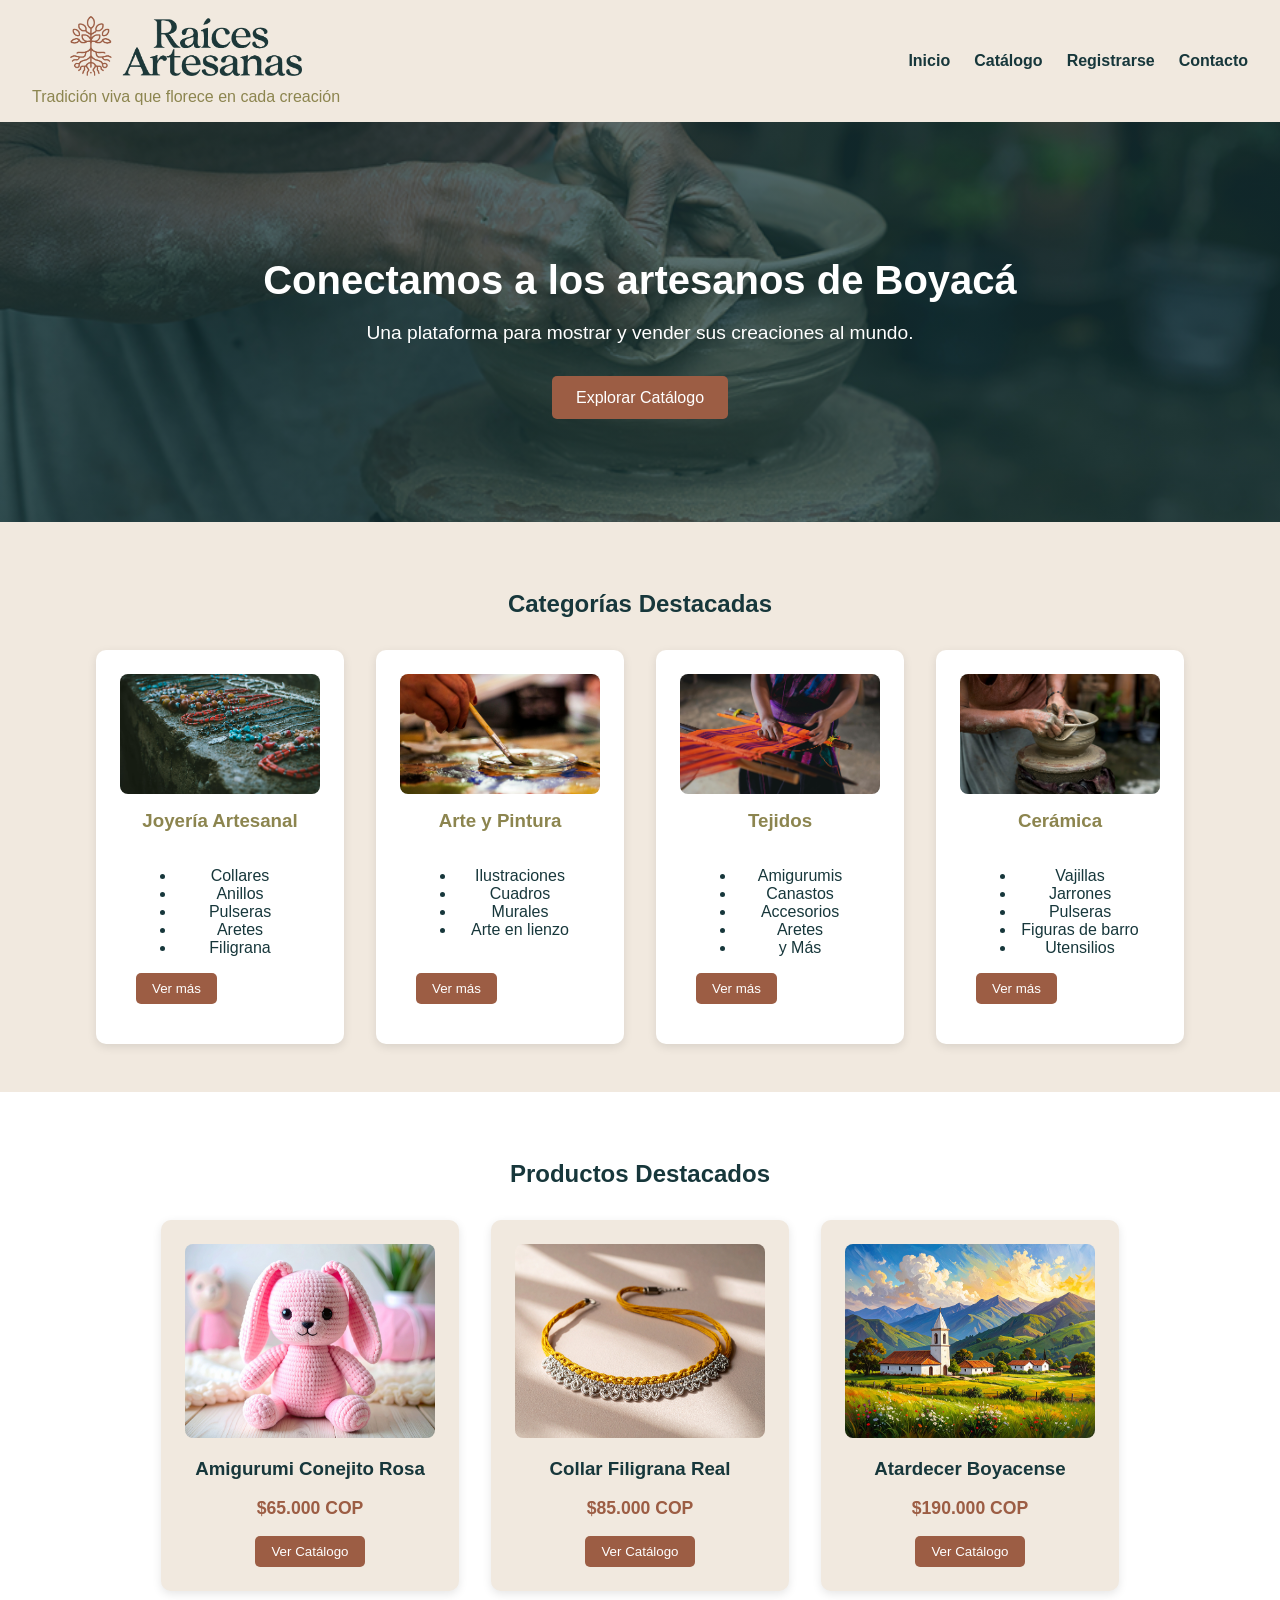
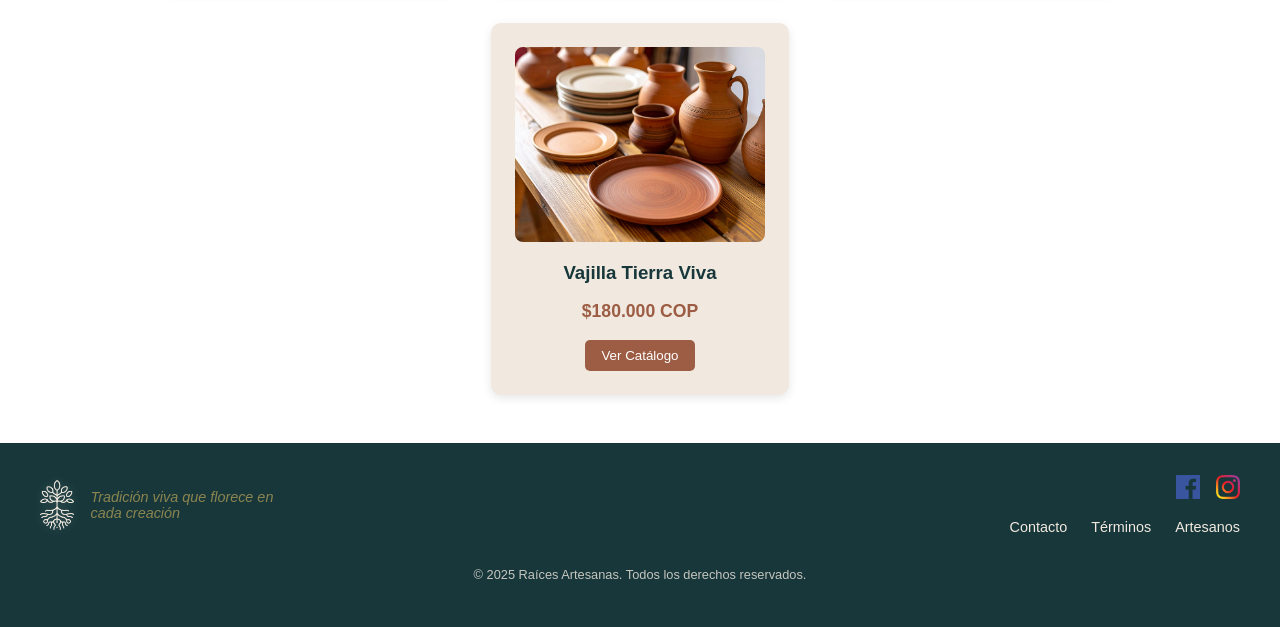
<file: index.html>
<!DOCTYPE html>
<html lang="es">

<head>
    <meta charset="UTF-8">
    <meta name="viewport" content="width=device-width, initial-scale=1.0">
    <title>Raíces Artesanas | Tradición viva que florece en cada creación</title>
    <link rel="icon" href="logos/isologo verde.png" type="image/x-icon"> <!-- Favicon aquí -->
    <link rel="stylesheet" href="styles.css">
</head>

<body>
    <!-- Header: Logo + Menú de navegación -->
    <header id="header">
        <div id="logo">
            <img src="logos/isologo.png" alt="Logo Artesanos Boyacá" id="logo-img"> <br>
            <span id="slogan">Tradición viva que florece en cada creación</span>
        </div>
        <nav id="menu-principal">
            <ul id="lista-menu">
                <li><a href="#" id="inicio-link">Inicio</a></li>
                <li><a href="catalogo.html" id="catalogo-link">Catálogo</a></li>
                <li><a href="#" id="registro-link">Registrarse</a></li>
                <li><a href="#" id="contacto-link">Contacto</a></li>
            </ul>
        </nav>
    </header>

    <!-- Hero: Imagen destacada + Texto principal -->
    <section id="hero">
        <div id="contenido-hero">
            <h1 id="titulo-hero">Conectamos a los artesanos de Boyacá</h1>
            <p id="texto-hero">Una plataforma para mostrar y vender sus creaciones al mundo.</p>
            <button id="boton-cta">Explorar Catálogo</button>
        </div>
    </section>

    <!-- Sección de categorías -->
    <section id="categorias">
        <h2 id="titulo-categorias">Categorías Destacadas</h2>
        <div id="contenedor-categorias">
            <div class="categoria" id="joyeria">
                <img src="img/joyeria.jpg" alt="Joyería Artesanal" class="img-categoria">
                <div class="contenido-categoria">
                    <h3>Joyería Artesanal</h3>
                    <ul class="subcategorias">
                        <li>Collares</li>
                        <li>Anillos</li>
                        <li>Pulseras</li>
                        <li>Aretes</li>
                        <li>Filigrana</li>
                    </ul>
                    <button class="boton-ver-mas">Ver más</button>
                </div>
            </div>
            <div class="categoria" id="pintura">
                <img src="img/pintura.jpg" alt="Arte y Pintura" class="img-categoria">
                <div class="contenido-categoria">
                    <h3>Arte y Pintura</h3>
                    <ul class="subcategorias">
                        <li>Ilustraciones</li>
                        <li>Cuadros</li>
                        <li>Murales</li>
                        <li>Arte en lienzo</li>
                    </ul>
                    <button class="boton-ver-mas">Ver más</button>
                </div>
            </div>
            <div class="categoria" id="tejeduria">
                <img src="img/tejeduria.jpg" alt="tejeduria" class="img-categoria">
                <div class="contenido-categoria">
                    <h3>Tejidos</h3>
                    <ul class="subcategorias">
                        <li>Amigurumis</li>
                        <li>Canastos</li>
                        <li>Accesorios</li>
                        <li>Aretes</li>
                        <li>y Más</li>
                    </ul>
                    <button class="boton-ver-mas">Ver más</button>
                </div>
            </div>
            <div class="categoria" id="ceramica">
                <img src="img/ceramica.jpg" alt="ceramica" class="img-categoria">
                <div class="contenido-categoria">
                    <h3>Cerámica</h3>
                    <ul class="subcategorias">
                        <li>Vajillas</li>
                        <li>Jarrones</li>
                        <li>Pulseras</li>
                        <li>Figuras de barro</li>
                        <li>Utensilios</li>
                    </ul>
                    <button class="boton-ver-mas">Ver más</button>
                </div>
            </div>

    </section>

    <!-- Productos destacados -->
<section id="productos-destacados">
    <h2 id="titulo-productos">Productos Destacados</h2>
    <div id="contenedor-productos">
        <!-- Producto 1 -->
        <div class="producto" id="producto-1">
            <img src="img/amigurumi_conejo1.jpg" alt="Amigurumi Conejito Rosa" class="img-producto">
            <h3 class="nombre-producto">Amigurumi Conejito Rosa</h3>
            <p class="precio-producto">$65.000 COP</p>
            <button class="boton-ver-mas">Ver Catálogo</button>
        </div>

        <!-- Producto 2 -->
        <div class="producto" id="producto-2">
            <img src="img/collar_filigrana1.jpg" alt="Collar Filigrana Real" class="img-producto">
            <h3 class="nombre-producto">Collar Filigrana Real</h3>
            <p class="precio-producto">$85.000 COP</p>
            <button class="boton-ver-mas">Ver Catálogo</button>
        </div>

        <!-- Producto 3 -->
        <div class="producto" id="producto-3">
            <img src="img/cuadro_atardecer1.jpg" alt="Cuadro Atardecer Boyacense" class="img-producto">
            <h3 class="nombre-producto">Atardecer Boyacense</h3>
            <p class="precio-producto">$190.000 COP</p>
            <button class="boton-ver-mas">Ver Catálogo</button>
        </div>

        <!-- Producto 4 -->
        <div class="producto" id="producto-4">
            <img src="img/vajilla_tierra1.jpg" alt="Vajilla Tierra Viva" class="img-producto">
            <h3 class="nombre-producto">Vajilla Tierra Viva</h3>
            <p class="precio-producto">$180.000 COP</p>
            <button class="boton-ver-mas">Ver Catálogo</button>
        </div>
    </div>
</section>


    <!-- Footer: Redes sociales + Contacto -->
    <footer id="footer">
        <div id="contenedor-footer">
            <!-- Isologo (izquierda) -->
            <div id="footer-izquierda">
                <img src="logos/isotipo blanco.png" alt="Artesanos de Boyacá" id="isologo-footer">
                <p id="slogan-footer">Tradición viva que florece en cada creación</p>
            </div>

            <!-- Redes sociales y enlaces (derecha) -->
            <div id="footer-derecha">
                <div id="redes-sociales">
                    <a href="https://www.facebook.com/profile.php?id=61575829144129"><img src="img/face.png" alt="Facebook"></a>
                    <a href="https://www.instagram.com/raices_artesanas19/profilecard/?igsh=cTgwN2JtdXJlaGRp"><img src="img/instagram.png" alt="Instagram"></a>
                </div>
                <div id="enlaces-footer">
                    <a href="contacto.html" class="enlace-footer">Contacto</a>
                    <a href="terminos.html" class="enlace-footer">Términos</a>
                    <a href="artesanos.html" class="enlace-footer">Artesanos</a>
                </div>
            </div>
        </div>
        <p id="copyright">© 2025 Raíces Artesanas. Todos los derechos reservados.</p>
        <!-- Botón de la flecha -->
        <button id="scroll-to-top" class="scroll-to-top-btn">
            <span class="icon">▲</span>
        </button>
    </footer>

    <!-- Scripts -->
    <script src="main.js"></script>
</body>

</html>
</file>
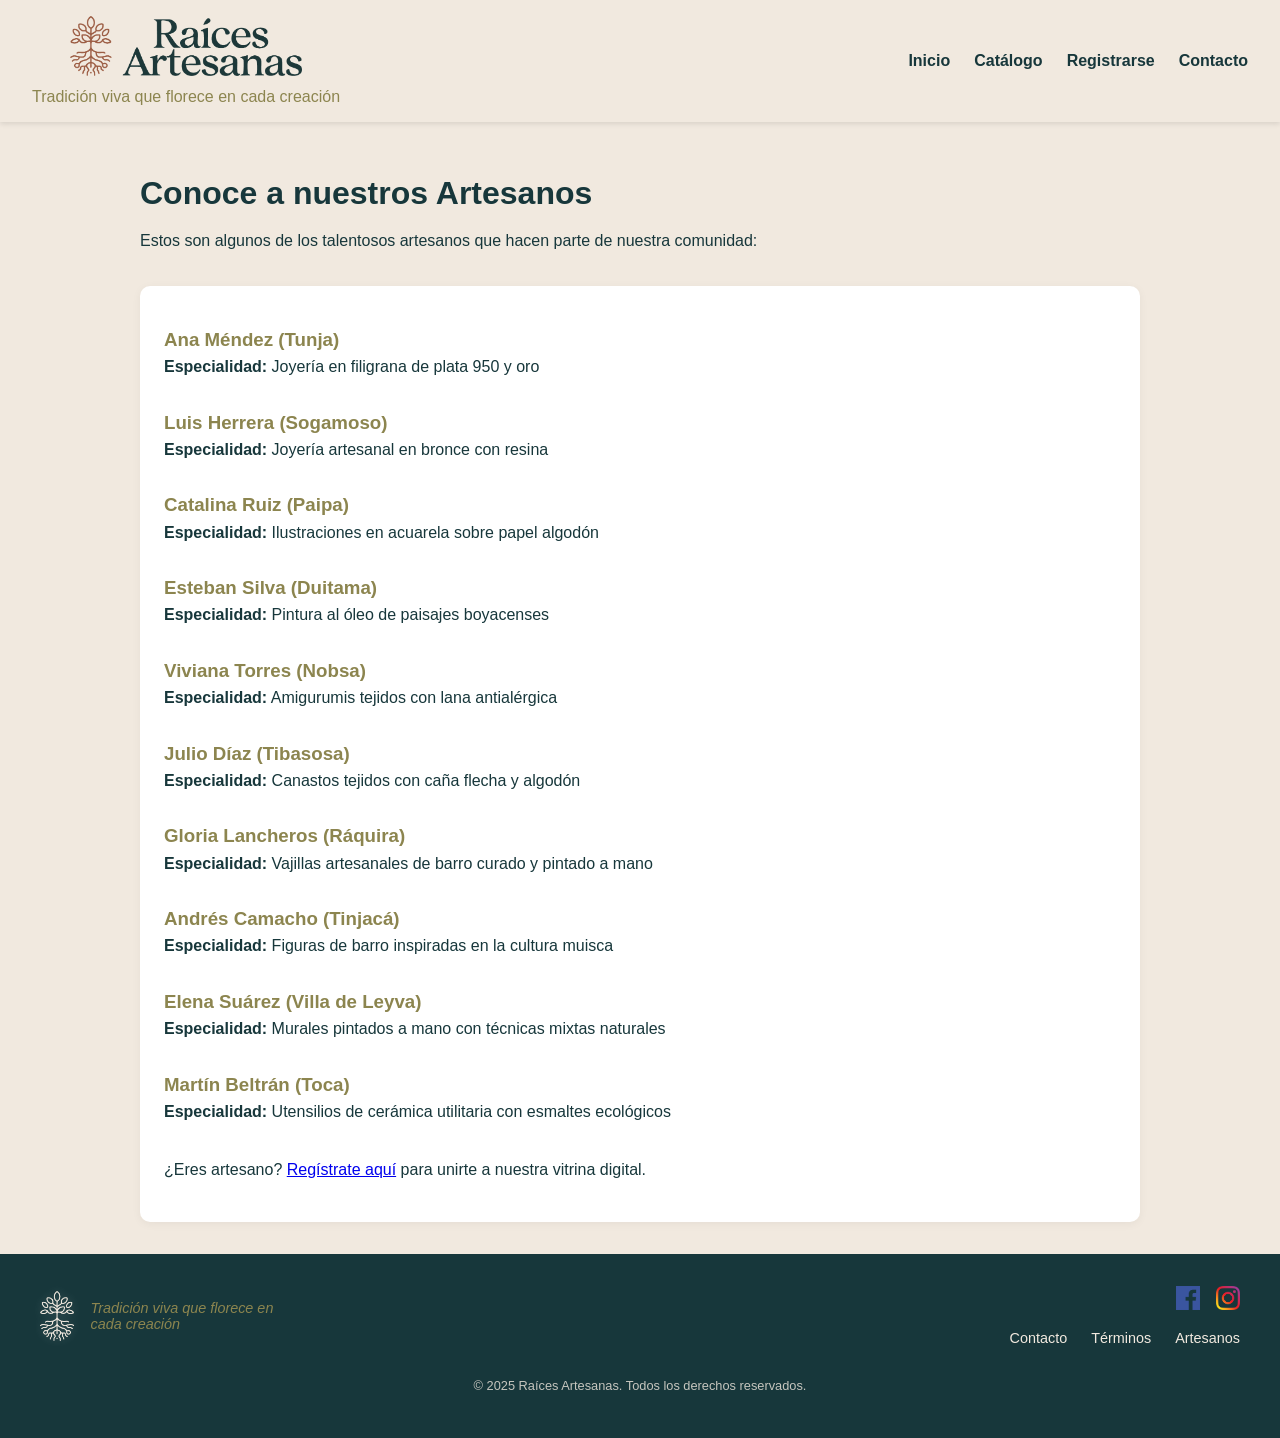
<file: artesanos.html>
<!DOCTYPE html>
<html lang="es">

<head>
  <meta charset="UTF-8">
  <meta name="viewport" content="width=device-width, initial-scale=1.0">
  <title>Artesanos | Raíces Artesanas</title>
  <link rel="icon" href="logos/isologo verde.png" type="image/x-icon">
  <link rel="stylesheet" href="styles.css">
</head>

<body>
  <header id="header">
    <div id="logo">
      <a href="index.html"><img src="logos/isologo.png" alt="Inicio - Raíces Artesanas" id="logo-img"></a>
      <span id="slogan">Tradición viva que florece en cada creación</span>
    </div>
    <nav id="menu-principal">
      <ul id="lista-menu">
        <li><a href="index.html">Inicio</a></li>
        <li><a href="catalogo.html">Catálogo</a></li>
        <li><a href="registro.html">Registrarse</a></li>
        <li><a href="contacto.html">Contacto</a></li>
      </ul>
    </nav>
  </header>

  <main style="padding: 2rem; max-width: 1000px; margin: auto;">
    <h1>Conoce a nuestros Artesanos</h1>
    <p>Estos son algunos de los talentosos artesanos que hacen parte de nuestra comunidad:</p>

    <section style="margin-top: 2rem;">
      <article style="margin-bottom: 2rem;">
        <h3>Ana Méndez (Tunja)</h3>
        <p><strong>Especialidad:</strong> Joyería en filigrana de plata 950 y oro</p>
      </article>

      <article style="margin-bottom: 2rem;">
        <h3>Luis Herrera (Sogamoso)</h3>
        <p><strong>Especialidad:</strong> Joyería artesanal en bronce con resina</p>
      </article>

      <article style="margin-bottom: 2rem;">
        <h3>Catalina Ruiz (Paipa)</h3>
        <p><strong>Especialidad:</strong> Ilustraciones en acuarela sobre papel algodón</p>
      </article>

      <article style="margin-bottom: 2rem;">
        <h3>Esteban Silva (Duitama)</h3>
        <p><strong>Especialidad:</strong> Pintura al óleo de paisajes boyacenses</p>
      </article>

      <article style="margin-bottom: 2rem;">
        <h3>Viviana Torres (Nobsa)</h3>
        <p><strong>Especialidad:</strong> Amigurumis tejidos con lana antialérgica</p>
      </article>

      <article style="margin-bottom: 2rem;">
        <h3>Julio Díaz (Tibasosa)</h3>
        <p><strong>Especialidad:</strong> Canastos tejidos con caña flecha y algodón</p>
      </article>

      <article style="margin-bottom: 2rem;">
        <h3>Gloria Lancheros (Ráquira)</h3>
        <p><strong>Especialidad:</strong> Vajillas artesanales de barro curado y pintado a mano</p>
      </article>

      <article style="margin-bottom: 2rem;">
        <h3>Andrés Camacho (Tinjacá)</h3>
        <p><strong>Especialidad:</strong> Figuras de barro inspiradas en la cultura muisca</p>
      </article>

      <article style="margin-bottom: 2rem;">
        <h3>Elena Suárez (Villa de Leyva)</h3>
        <p><strong>Especialidad:</strong> Murales pintados a mano con técnicas mixtas naturales</p>
      </article>

      <article style="margin-bottom: 2rem;">
        <h3>Martín Beltrán (Toca)</h3>
        <p><strong>Especialidad:</strong> Utensilios de cerámica utilitaria con esmaltes ecológicos</p>
      </article>



      <p>¿Eres artesano? <a href="registro.html">Regístrate aquí</a> para unirte a nuestra vitrina digital.</p>
    </section>
  </main>

   <!-- Footer: Redes sociales + Contacto -->
   <footer id="footer">
    <div id="contenedor-footer">
        <!-- Isologo (izquierda) -->
        <div id="footer-izquierda">
            <img src="logos/isotipo blanco.png" alt="Artesanos de Boyacá" id="isologo-footer">
            <p id="slogan-footer">Tradición viva que florece en cada creación</p>
        </div>

        <!-- Redes sociales y enlaces (derecha) -->
        <div id="footer-derecha">
            <div id="redes-sociales">
                <a href="https://www.facebook.com/profile.php?id=61575829144129"><img src="img/face.png" alt="Facebook"></a>
                <a href="https://www.instagram.com/raices_artesanas19/profilecard/?igsh=cTgwN2JtdXJlaGRp"><img src="img/instagram.png" alt="Instagram"></a>
            </div>
            <div id="enlaces-footer">
                <a href="contacto.html" class="enlace-footer">Contacto</a>
                <a href="terminos.html" class="enlace-footer">Términos</a>
                <a href="artesanos.html" class="enlace-footer">Artesanos</a>
            </div>
        </div>
    </div>
    <p id="copyright">© 2025 Raíces Artesanas. Todos los derechos reservados.</p>
    <!-- Botón de la flecha -->
    <button id="scroll-to-top" class="scroll-to-top-btn">
      <span class="icon">▲</span>
  </button>
</footer>
<!-- Scripts -->
<script src="artesanos.js"></script>
</body>

</html>
</file>
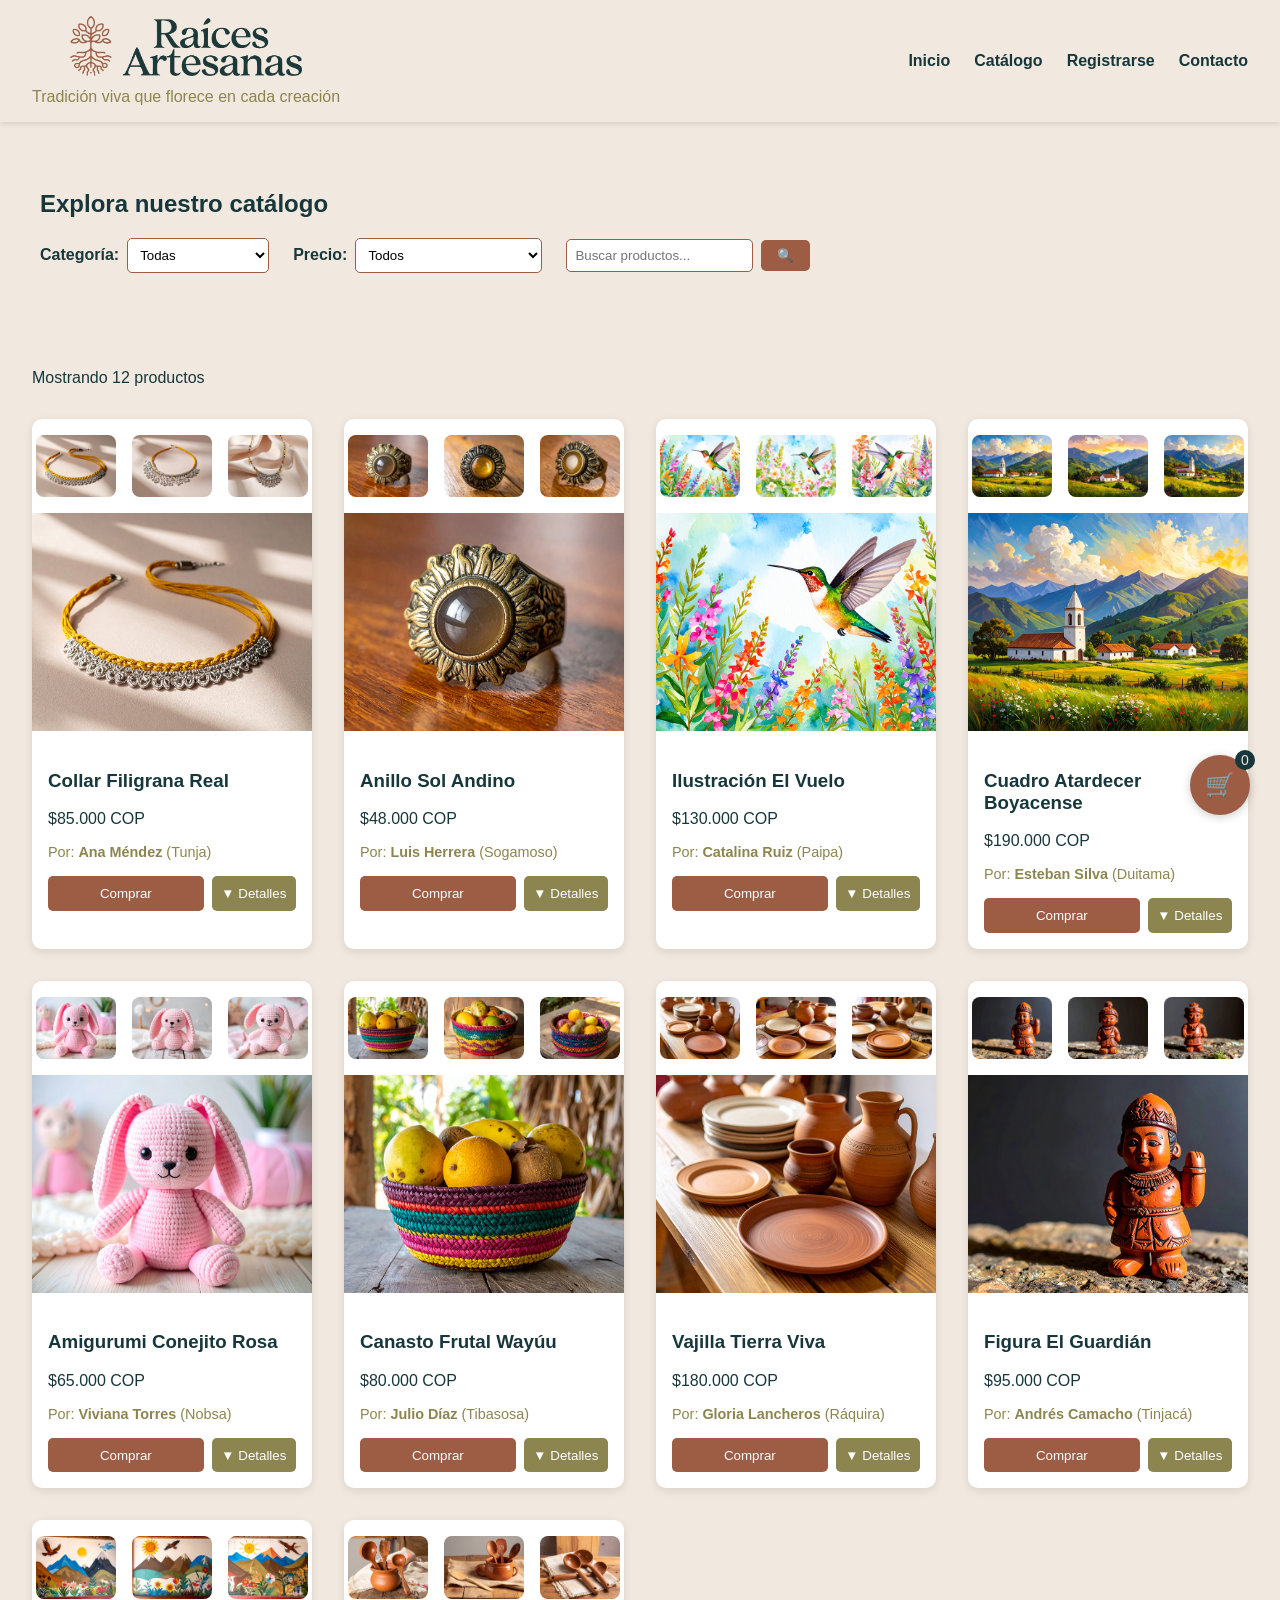
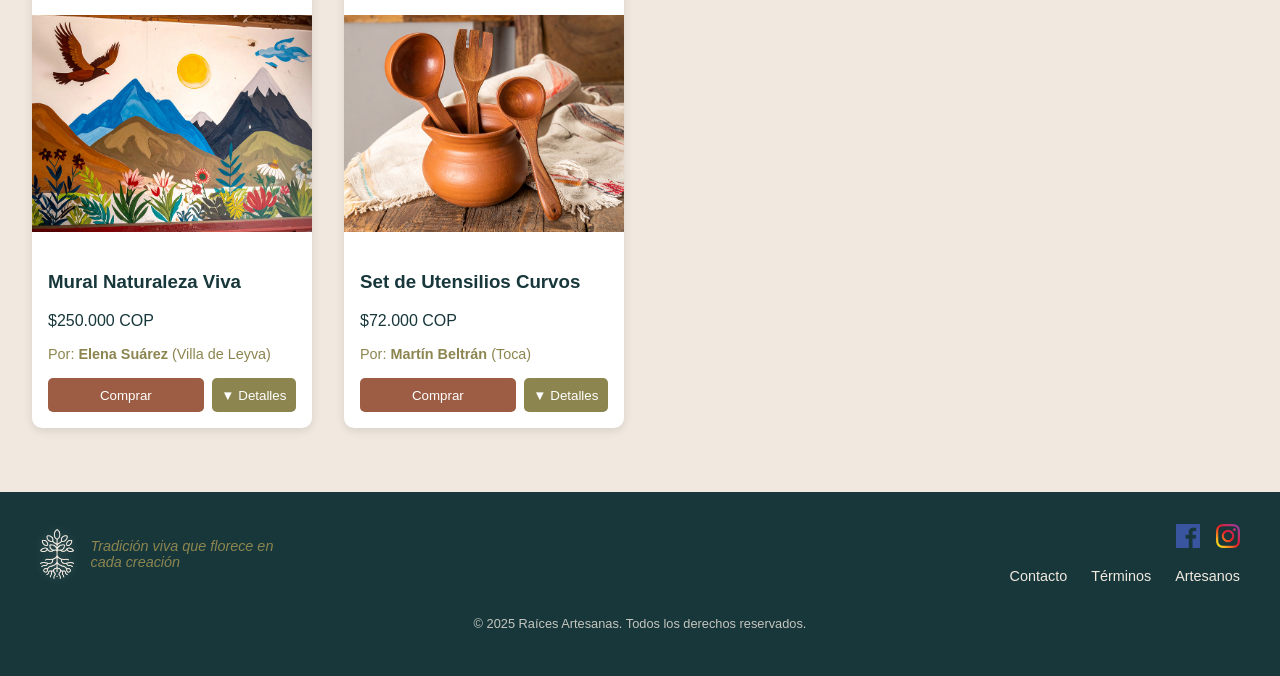
<file: catalogo.html>
<!DOCTYPE html>
<html lang="es">

<head>
    <meta charset="UTF-8">
    <meta name="viewport" content="width=device-width, initial-scale=1.0">
    <title>Catálogo | Raíces Artesanas</title>
    <link rel="icon" href="logos/isologo verde.png" type="image/x-icon">
    <link rel="stylesheet" href="styles.css">
</head>

<body>
    <!-- Header (consistente con index.html) -->
    <header id="header">
        <div id="logo">
            <a href="index.html"><img src="logos/isologo.png" alt="Inicio - Raíces Artesanas" id="logo-img"></a>
            <span id="slogan">Tradición viva que florece en cada creación</span>
        </div>
        <nav id="menu-principal">
            <ul id="lista-menu">
                <li><a href="index.html">Inicio</a></li>
                <li><a href="catalogo.html" class="active">Catálogo</a></li>
                <li><a href="registro.html">Registrarse</a></li>
                <li><a href="contacto.html">Contacto</a></li>
            </ul>
        </nav>
    </header>

    <!-- Sección de Filtros -->
    <section id="filtros">
        <h2>Explora nuestro catálogo</h2>
        <div id="contenedor-filtros">
            <!-- Filtro por categoría -->
            <div class="filtro-grupo">
                <label for="categoria">Categoría:</label>
                <select id="categoria">
                    <option value="todas">Todas</option>
                    <option value="joyeria">Joyería Artesanal</option>
                    <option value="tejidos">Tejidos</option>
                    <option value="ceramica">Cerámica</option>
                    <option value="pintura">Arte y Pintura</option>
                </select>
            </div>

            <!-- Filtro por precio -->
            <div class="filtro-grupo">
                <label for="precio">Precio:</label>
                <select id="precio">
                    <option value="todos">Todos</option>
                    <option value="0-50000">$0 - $50.000 COP</option>
                    <option value="50000-100000">$50.000 - $100.000 COP</option>
                    <option value="100000">Más de $100.000 COP</option>
                </select>
            </div>

            <!-- Barra de búsqueda -->
            <div class="filtro-grupo">
                <input type="text" id="busqueda" placeholder="Buscar productos...">
                <button id="boton-buscar">🔍</button>
            </div>
        </div>
    </section>

    <!-- Catálogo de productos -->
    <section id="catalogo">
        <div id="resultados-busqueda">
            <p>Mostrando <span id="total-productos">12</span> productos</p>
        </div>


        <div id="contenedor-catalogo">
            <!-- Joyería Artesanal -->

            <!-- Collar Filigrana Real -->
            <div class="producto-catalogo" data-categoria="joyeria" data-precio="85000">
                <div class="galeria-imagenes">
                    <img src="img/collar_filigrana1.jpg" alt="Collar artesanal" class="img-producto" data-imagen="1">
                    <img src="img/collar_filigrana2.jpg" alt="Collar artesanal" class="img-producto" data-imagen="2">
                    <img src="img/collar_filigrana3.jpg" alt="Collar artesanal" class="img-producto" data-imagen="3">
                </div>
                <div class="imagen-principal">
                    <img src="img/collar_filigrana1.jpg" alt="Imagen principal producto" id="imagen-principal-producto">
                </div>
                <div class="info-producto">
                    <h3>Collar Filigrana Real</h3>
                    <p class="precio">$85.000 COP</p>
                    <p class="artesano">Por: <span>Ana Méndez</span> (Tunja)</p>
                    <div class="detalles-producto" style="display: none;">
                        <p><strong>Materiales:</strong> Plata 950, hilo de oro</p>
                        <p><strong>Técnica:</strong> Filigrana tradicional</p>
                        <p><strong>Tiempo de elaboración:</strong> 6 días</p>
                    </div>
                    <div class="botones-accion">
                        <button class="boton-comprar">Comprar</button>
                        <button class="boton-detalles">▼ Detalles</button>
                    </div>
                </div>
            </div>

            <!-- Anillo Sol Andino -->
            <div class="producto-catalogo" data-categoria="joyeria" data-precio="48000">
                <div class="galeria-imagenes">
                    <img src="img/anillo_sol1.jpg" alt="Anillo artesanal" class="img-producto" data-imagen="1">
                    <img src="img/anillo_sol2.jpg" alt="Anillo artesanal" class="img-producto" data-imagen="2">
                    <img src="img/anillo_sol3.jpg" alt="Anillo artesanal" class="img-producto" data-imagen="3">
                </div>
                <div class="imagen-principal">
                    <img src="img/anillo_sol1.jpg" alt="Imagen principal producto" id="imagen-principal-producto">
                </div>
                <div class="info-producto">
                    <h3>Anillo Sol Andino</h3>
                    <p class="precio">$48.000 COP</p>
                    <p class="artesano">Por: <span>Luis Herrera</span> (Sogamoso)</p>
                    <div class="detalles-producto" style="display: none;">
                        <p><strong>Materiales:</strong> Bronce dorado, resina</p>
                        <p><strong>Técnica:</strong> Repujado y pulido manual</p>
                        <p><strong>Tiempo de elaboración:</strong> 3 días</p>
                    </div>
                    <div class="botones-accion">
                        <button class="boton-comprar">Comprar</button>
                        <button class="boton-detalles">▼ Detalles</button>
                    </div>
                </div>
            </div>

            <!-- Arte y Pintura -->

            <!-- Ilustración El Vuelo -->
            <div class="producto-catalogo" data-categoria="pintura" data-precio="130000">
                <div class="galeria-imagenes">
                    <img src="img/ilustracion_vuelo1.jpg" alt="Ilustración artística" class="img-producto"
                        data-imagen="1">
                    <img src="img/ilustracion_vuelo2.jpg" alt="Ilustración artística" class="img-producto"
                        data-imagen="2">
                    <img src="img/ilustracion_vuelo3.jpg" alt="Ilustración artística" class="img-producto"
                        data-imagen="3">
                </div>
                <div class="imagen-principal">
                    <img src="img/ilustracion_vuelo1.jpg" alt="Imagen principal producto"
                        id="imagen-principal-producto">
                </div>
                <div class="info-producto">
                    <h3>Ilustración El Vuelo</h3>
                    <p class="precio">$130.000 COP</p>
                    <p class="artesano">Por: <span>Catalina Ruiz</span> (Paipa)</p>
                    <div class="detalles-producto" style="display: none;">
                        <p><strong>Técnica:</strong> Acuarela sobre papel algodón</p>
                        <p><strong>Dimensiones:</strong> 30x40 cm</p>
                        <p><strong>Inspiración:</strong> Aves andinas en libertad</p>
                    </div>
                    <div class="botones-accion">
                        <button class="boton-comprar">Comprar</button>
                        <button class="boton-detalles">▼ Detalles</button>
                    </div>
                </div>
            </div>

            <!-- Cuadro Atardecer Boyacense -->
            <div class="producto-catalogo" data-categoria="pintura" data-precio="190000">
                <div class="galeria-imagenes">
                    <img src="img/cuadro_atardecer1.jpg" alt="Cuadro al óleo" class="img-producto" data-imagen="1">
                    <img src="img/cuadro_atardecer2.jpg" alt="Cuadro al óleo" class="img-producto" data-imagen="2">
                    <img src="img/cuadro_atardecer3.jpg" alt="Cuadro al óleo" class="img-producto" data-imagen="3">
                </div>
                <div class="imagen-principal">
                    <img src="img/cuadro_atardecer1.jpg" alt="Imagen principal producto" id="imagen-principal-producto">
                </div>
                <div class="info-producto">
                    <h3>Cuadro Atardecer Boyacense</h3>
                    <p class="precio">$190.000 COP</p>
                    <p class="artesano">Por: <span>Esteban Silva</span> (Duitama)</p>
                    <div class="detalles-producto" style="display: none;">
                        <p><strong>Técnica:</strong> Óleo sobre lienzo</p>
                        <p><strong>Dimensiones:</strong> 60x40 cm</p>
                        <p><strong>Inspiración:</strong> Paisaje montañoso al anochecer</p>
                    </div>
                    <div class="botones-accion">
                        <button class="boton-comprar">Comprar</button>
                        <button class="boton-detalles">▼ Detalles</button>
                    </div>
                </div>
            </div>

            <!-- Tejidos -->

            <!-- Amigurumi Conejito Rosa -->
            <div class="producto-catalogo" data-categoria="tejidos" data-precio="65000">
                <div class="galeria-imagenes">
                    <img src="img/amigurumi_conejo1.jpg" alt="Amigurumi tejido" class="img-producto" data-imagen="1">
                    <img src="img/amigurumi_conejo2.jpg" alt="Amigurumi tejido" class="img-producto" data-imagen="2">
                    <img src="img/amigurumi_conejo3.jpg" alt="Amigurumi tejido" class="img-producto" data-imagen="3">
                </div>
                <div class="imagen-principal">
                    <img src="img/amigurumi_conejo1.jpg" alt="Imagen principal producto" id="imagen-principal-producto">
                </div>
                <div class="info-producto">
                    <h3>Amigurumi Conejito Rosa</h3>
                    <p class="precio">$65.000 COP</p>
                    <p class="artesano">Por: <span>Viviana Torres</span> (Nobsa)</p>
                    <div class="detalles-producto" style="display: none;">
                        <p><strong>Materiales:</strong> Lana antialérgica, relleno de algodón</p>
                        <p><strong>Medidas:</strong> 25 cm de alto</p>
                        <p><strong>Lavado:</strong> A mano, agua fría</p>
                    </div>
                    <div class="botones-accion">
                        <button class="boton-comprar">Comprar</button>
                        <button class="boton-detalles">▼ Detalles</button>
                    </div>
                </div>
            </div>

            <!-- Canasto Frutal Wayúu -->
            <div class="producto-catalogo" data-categoria="tejidos" data-precio="80000">
                <div class="galeria-imagenes">
                    <img src="img/canasto_wayuu1.jpg" alt="Canasto tejido" class="img-producto" data-imagen="1">
                    <img src="img/canasto_wayuu2.jpg" alt="Canasto tejido" class="img-producto" data-imagen="2">
                    <img src="img/canasto_wayuu3.jpg" alt="Canasto tejido" class="img-producto" data-imagen="3">
                </div>
                <div class="imagen-principal">
                    <img src="img/canasto_wayuu1.jpg" alt="Imagen principal producto" id="imagen-principal-producto">
                </div>
                <div class="info-producto">
                    <h3>Canasto Frutal Wayúu</h3>
                    <p class="precio">$80.000 COP</p>
                    <p class="artesano">Por: <span>Julio Díaz</span> (Tibasosa)</p>
                    <div class="detalles-producto" style="display: none;">
                        <p><strong>Materiales:</strong> Caña flecha, hilos de algodón</p>
                        <p><strong>Técnica:</strong> Tejido tradicional Wayúu</p>
                        <p><strong>Uso:</strong> Decoración o almacenamiento</p>
                    </div>
                    <div class="botones-accion">
                        <button class="boton-comprar">Comprar</button>
                        <button class="boton-detalles">▼ Detalles</button>
                    </div>
                </div>

            </div>

            <!-- Cerámica -->

            <!-- Vajilla Tierra Viva -->
            <div class="producto-catalogo" data-categoria="ceramica" data-precio="180000">
                <div class="galeria-imagenes">
                    <img src="img/vajilla_tierra1.jpg" alt="Vajilla artesanal" class="img-producto" data-imagen="1">
                    <img src="img/vajilla_tierra2.jpg" alt="Vajilla artesanal" class="img-producto" data-imagen="2">
                    <img src="img/vajilla_tierra3.jpg" alt="Vajilla artesanal" class="img-producto" data-imagen="3">
                </div>
                <div class="imagen-principal">
                    <img src="img/vajilla_tierra1.jpg" alt="Imagen principal producto" id="imagen-principal-producto">
                </div>
                <div class="info-producto">
                    <h3>Vajilla Tierra Viva</h3>
                    <p class="precio">$180.000 COP</p>
                    <p class="artesano">Por: <span>Gloria Lancheros</span> (Ráquira)</p>
                    <div class="detalles-producto" style="display: none;">
                        <p><strong>Materiales:</strong> Barro cocido, esmaltes naturales</p>
                        <p><strong>Contenido:</strong> 4 platos, 4 pocillos, 4 tazones</p>
                        <p><strong>Uso:</strong> Vajilla de mesa</p>
                    </div>
                    <div class="botones-accion">
                        <button class="boton-comprar">Comprar</button>
                        <button class="boton-detalles">▼ Detalles</button>
                    </div>
                </div>

            </div>

            <!-- Figura El Guardián -->
            <div class="producto-catalogo" data-categoria="ceramica" data-precio="95000">
                <div class="galeria-imagenes">
                    <img src="img/figura_guardian1.jpg" alt="Figura de barro" class="img-producto" data-imagen="1">
                    <img src="img/figura_guardian2.jpg" alt="Figura de barro" class="img-producto" data-imagen="2">
                    <img src="img/figura_guardian3.jpg" alt="Figura de barro" class="img-producto" data-imagen="3">
                </div>
                <div class="imagen-principal">
                    <img src="img/figura_guardian1.jpg" alt="Imagen principal producto" id="imagen-principal-producto">
                </div>
                <div class="info-producto">
                    <h3>Figura El Guardián</h3>
                    <p class="precio">$95.000 COP</p>
                    <p class="artesano">Por: <span>Andrés Camacho</span> (Tinjacá)</p>
                    <div class="detalles-producto" style="display: none;">
                        <p><strong>Materiales:</strong> Barro rojo, pintura acrílica</p>
                        <p><strong>Altura:</strong> 30 cm</p>
                        <p><strong>Inspiración:</strong> figuras ancestrales muiscas</p>
                    </div>
                    <div class="botones-accion">
                        <button class="boton-comprar">Comprar</button>
                        <button class="boton-detalles">▼ Detalles</button>
                    </div>
                </div>
            </div>

            <!-- Mural Naturaleza Viva -->
            <div class="producto-catalogo" data-categoria="pintura" data-precio="250000">
                <div class="galeria-imagenes">
                    <img src="img/mural_naturaleza1.jpg" alt="Mural artesanal pintado a mano" class="img-producto"
                        data-imagen="1">
                    <img src="img/mural_naturaleza2.jpg" alt="Mural artesanal pintado a mano" class="img-producto"
                        data-imagen="2">
                    <img src="img/mural_naturaleza3.jpg" alt="Mural artesanal pintado a mano" class="img-producto"
                        data-imagen="3">
                </div>
                <div class="imagen-principal">
                    <img src="img/mural_naturaleza1.jpg" alt="Imagen principal producto" id="imagen-principal-producto">
                </div>
                <div class="info-producto">
                    <h3>Mural Naturaleza Viva</h3>
                    <p class="precio">$250.000 COP</p>
                    <p class="artesano">Por: <span>Elena Suárez</span> (Villa de Leyva)</p>
                    <div class="detalles-producto" style="display: none;">
                        <p><strong>Materiales:</strong> Pigmentos naturales, cal viva y acrílicos</p>
                        <p><strong>Técnica:</strong> Pintura mural mixta artesanal</p>
                        <p><strong>Dimensiones:</strong> 120x90 cm</p>
                    </div>
                    <div class="botones-accion">
                        <button class="boton-comprar">Comprar</button>
                        <button class="boton-detalles">▼ Detalles</button>
                    </div>
                </div>
            </div>

            <!-- Set de Utensilios Curvos -->
            <div class="producto-catalogo" data-categoria="ceramica" data-precio="72000">
                <div class="galeria-imagenes">
                    <img src="img/utensilios_curvos1.jpg" alt="Utensilios de cerámica" class="img-producto"
                        data-imagen="1">
                    <img src="img/utensilios_curvos2.jpg" alt="Utensilios de cerámica" class="img-producto"
                        data-imagen="2">
                    <img src="img/utensilios_curvos3.jpg" alt="Utensilios de cerámica" class="img-producto"
                        data-imagen="3">
                </div>
                <div class="imagen-principal">
                    <img src="img/utensilios_curvos1.jpg" alt="Imagen principal producto"
                        id="imagen-principal-producto">
                </div>
                <div class="info-producto">
                    <h3>Set de Utensilios Curvos</h3>
                    <p class="precio">$72.000 COP</p>
                    <p class="artesano">Por: <span>Martín Beltrán</span> (Toca)</p>
                    <div class="detalles-producto" style="display: none;">
                        <p><strong>Materiales:</strong> Barro cocido, esmalte ecológico</p>
                        <p><strong>Incluye:</strong> Cucharón, espátula, y cuchara de servir</p>
                        <p><strong>Tiempo de elaboración:</strong> 4 días</p>
                    </div>
                    <div class="botones-accion">
                        <button class="boton-comprar">Comprar</button>
                        <button class="boton-detalles">▼ Detalles</button>
                    </div>
                </div>
            </div>


        </div>
        </div>
        </div>





    </section>

  

             <!-- Footer: Redes sociales + Contacto -->
    <footer id="footer">
        <div id="contenedor-footer">
            <!-- Isologo (izquierda) -->
            <div id="footer-izquierda">
                <img src="logos/isotipo blanco.png" alt="Artesanos de Boyacá" id="isologo-footer">
                <p id="slogan-footer">Tradición viva que florece en cada creación</p>
            </div>

            <!-- Redes sociales y enlaces (derecha) -->
            <div id="footer-derecha">
                <div id="redes-sociales">
                    <a href="https://www.facebook.com/profile.php?id=61575829144129"><img src="img/face.png" alt="Facebook"></a>
                    <a href="https://www.instagram.com/raices_artesanas19/profilecard/?igsh=cTgwN2JtdXJlaGRp"><img src="img/instagram.png" alt="Instagram"></a>
                </div>
                <div id="enlaces-footer">
                    <a href="contacto.html" class="enlace-footer">Contacto</a>
                    <a href="terminos.html" class="enlace-footer">Términos</a>
                    <a href="artesanos.html" class="enlace-footer">Artesanos</a>
                </div>
            </div>
        </div>
        <p id="copyright">© 2025 Raíces Artesanas. Todos los derechos reservados.</p>
        <!-- Botón de la flecha -->
        <button id="scroll-to-top" class="scroll-to-top-btn">
            <span class="icon">▲</span>
        </button>
    </footer>

    <!-- Modal del Carrito (oculto inicialmente) -->
    <div id="modal-carrito" class="modal">
        <div class="modal-contenido">
            <span class="cerrar-modal">&times;</span>
            <h2>Tu Carrito</h2>
            <div id="items-carrito">
                <!-- Aquí se agregarán los productos dinámicamente -->
            </div>
            <div id="total-carrito">
                <p>Total: <span>$0</span> COP</p>
            </div>
            <button id="boton-pagar" class="boton-comprar">Pagar con PSE</button>
        </div>
    </div>

    <!-- Icono flotante del carrito -->
    <div id="icono-carrito">
        🛒 <span id="contador-carrito">0</span>
    </div>

    <!-- Scripts -->
    <script src="catalogo.js"></script>
</body>

</html>
</file>
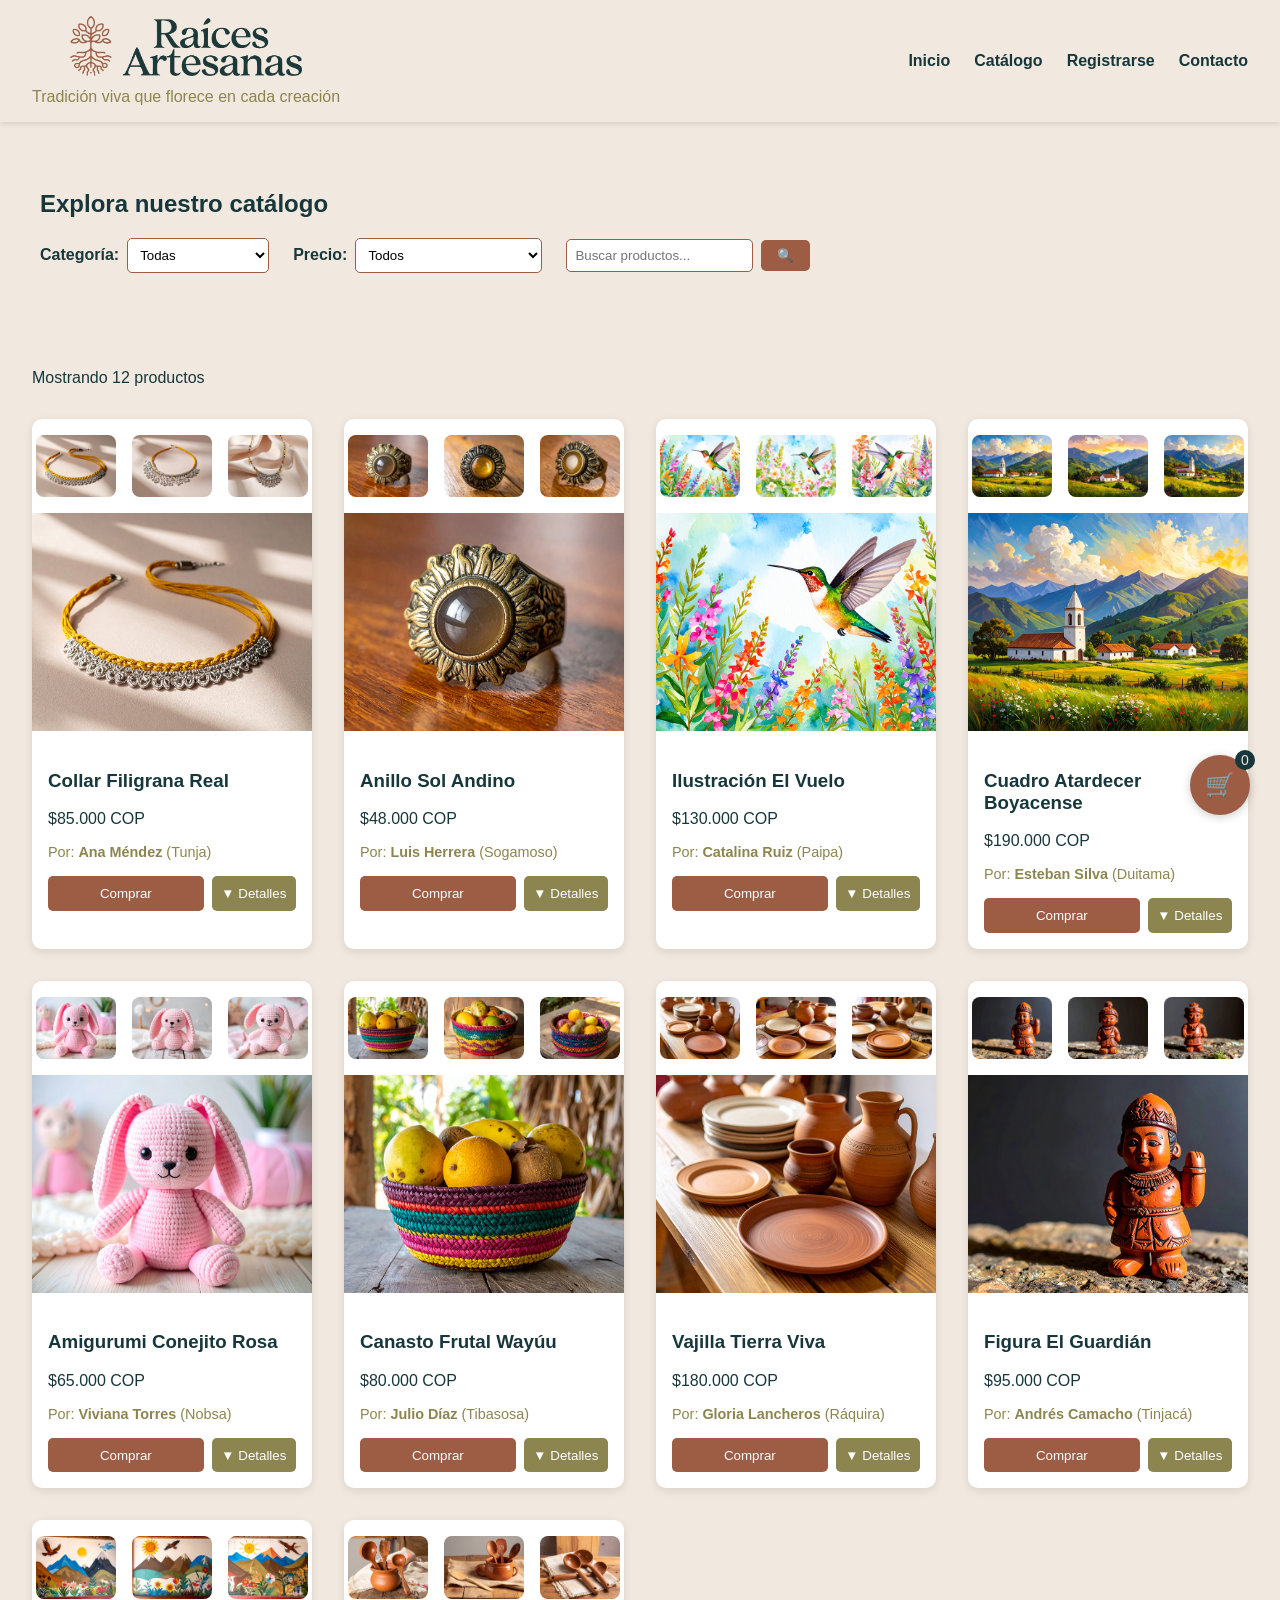
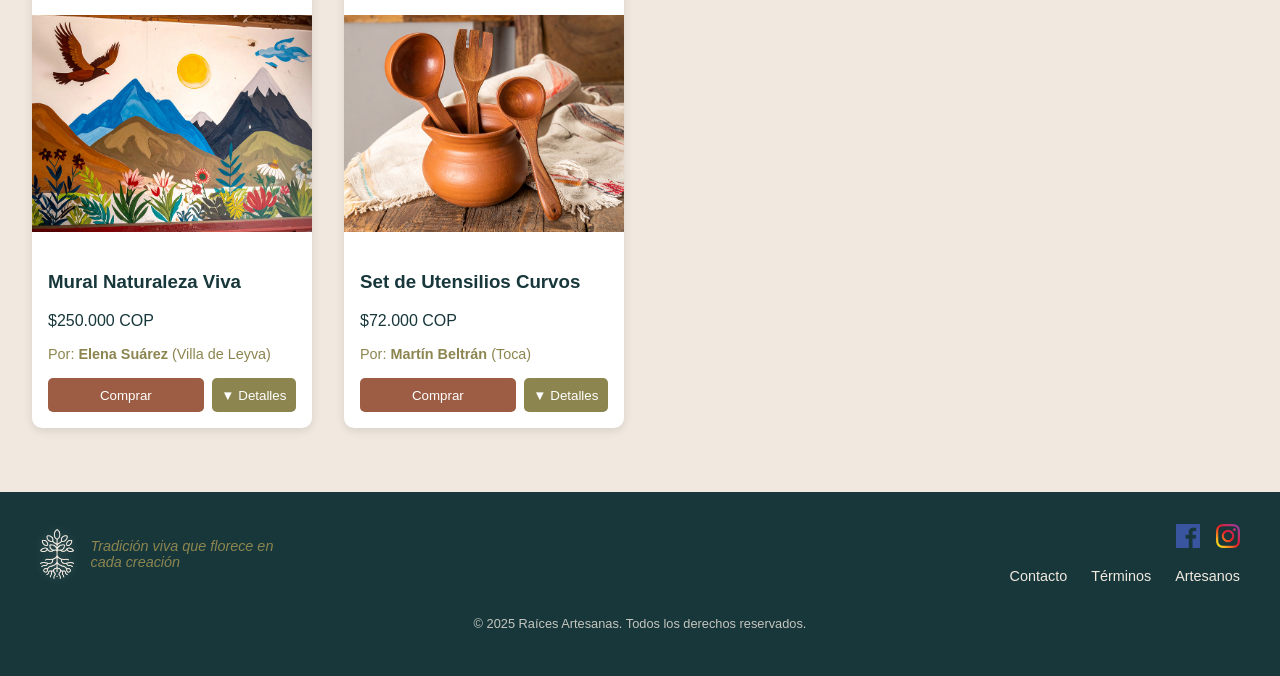
<file: confirmacion.html>
<!DOCTYPE html>
<html lang="es">
<head>
    <meta charset="UTF-8">
    <meta name="viewport" content="width=device-width, initial-scale=1.0">
    <title>Compra Confirmada | Raíces Artesanas</title>
    <link rel="icon" href="logos/isologo verde.png" type="image/x-icon">
    <link rel="stylesheet" href="styles.css">
</head>
<body>
    <header id="header">
        <!-- Mismo header que otras páginas -->
    </header>

    <main id="contenido-confirmacion">
        <div class="tarjeta-confirmacion">
            <h1>¡Gracias por tu compra!</h1>
            <p>Tu pedido ha sido confirmado y está siendo procesado.</p>
            
            <div id="resumen-confirmacion"></div>
            
            <p>Te hemos enviado un correo electrónico con los detalles de tu compra.</p>
            
            <a href="catalogo.html" class="boton-cta">Volver al catálogo</a>
        </div>
    </main>

     <!-- Footer: Redes sociales + Contacto -->
     <footer id="footer">
        <div id="contenedor-footer">
            <!-- Isologo (izquierda) -->
            <div id="footer-izquierda">
                <img src="logos/isotipo blanco.png" alt="Artesanos de Boyacá" id="isologo-footer">
                <p id="slogan-footer">Tradición viva que florece en cada creación</p>
            </div>

            <!-- Redes sociales y enlaces (derecha) -->
            <div id="footer-derecha">
                <div id="redes-sociales">
                    <a href="https://www.facebook.com/profile.php?id=61575829144129"><img src="img/face.png" alt="Facebook"></a>
                    <a href="https://www.instagram.com/raices_artesanas19/profilecard/?igsh=cTgwN2JtdXJlaGRp"><img src="img/instagram.png" alt="Instagram"></a>
                </div>
                <div id="enlaces-footer">
                    <a href="contacto.html" class="enlace-footer">Contacto</a>
                    <a href="terminos.html" class="enlace-footer">Términos</a>
                    <a href="artesanos.html" class="enlace-footer">Artesanos</a>
                </div>
            </div>
        </div>
        <p id="copyright">© 2025 Raíces Artesanas. Todos los derechos reservados.</p>
        
    </footer>

    <script src="confirmacion.js"></script>
</body>
</html>
</file>
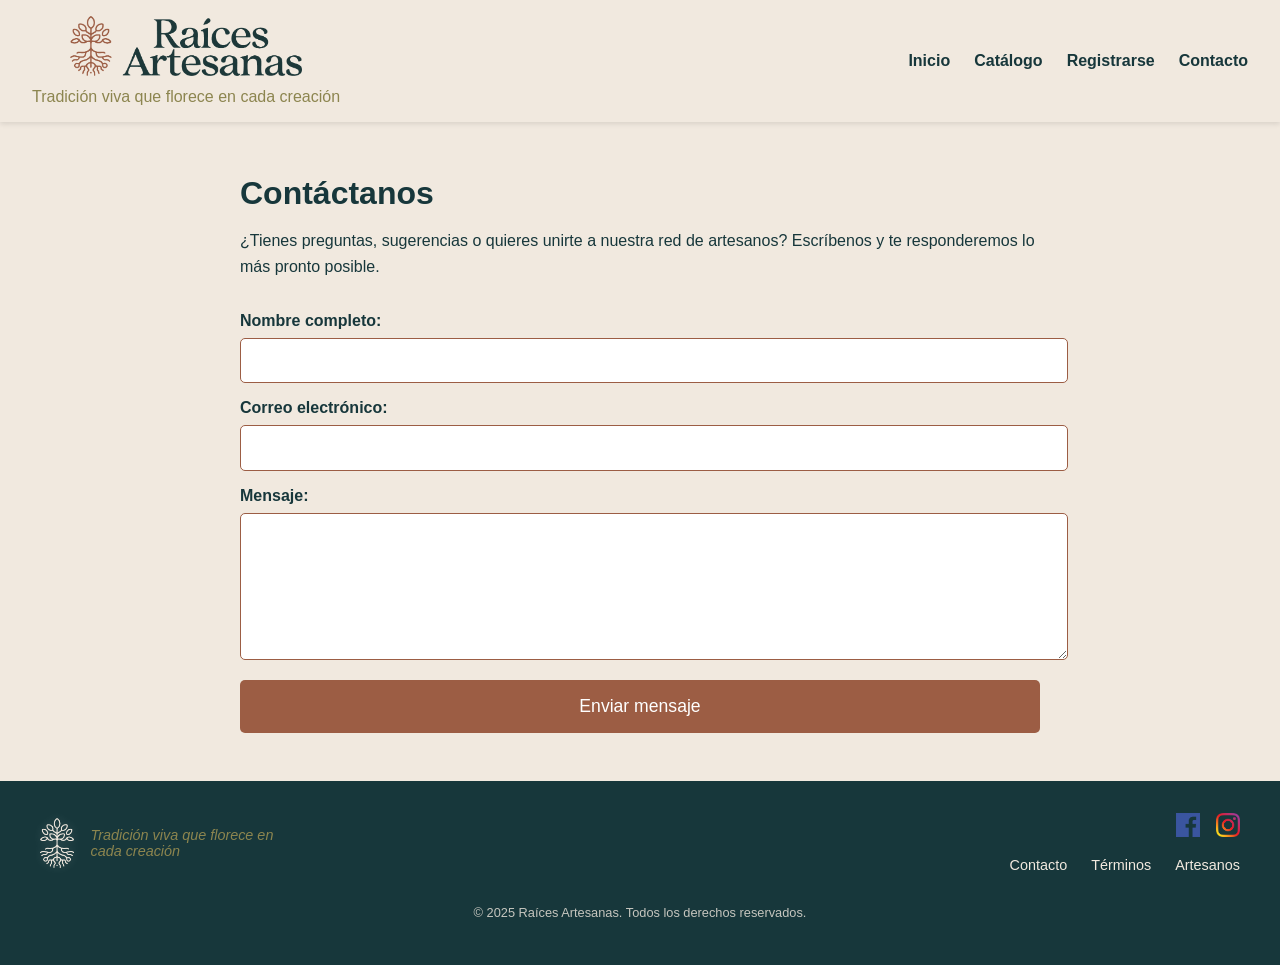
<file: contacto.html>
<!DOCTYPE html>
<html lang="es">

<head>
  <meta charset="UTF-8">
  <meta name="viewport" content="width=device-width, initial-scale=1.0">
  <title>Contacto | Raíces Artesanas</title>
  <link rel="icon" href="logos/isologo verde.png" type="image/x-icon">
  <link rel="stylesheet" href="styles.css">
</head>

<body>
  <!-- Header igual al resto del sitio -->
  <header id="header">
    <div id="logo">
      <a href="index.html"><img src="logos/isologo.png" alt="Inicio - Raíces Artesanas" id="logo-img"></a>
      <span id="slogan">Tradición viva que florece en cada creación</span>
    </div>
    <nav id="menu-principal">
      <ul id="lista-menu">
        <li><a href="index.html">Inicio</a></li>
        <li><a href="catalogo.html">Catálogo</a></li>
        <li><a href="registro.html">Registrarse</a></li>
        <li><a href="contacto.html" class="active">Contacto</a></li>
      </ul>
    </nav>
  </header>

  <main style="padding: 2rem; max-width: 800px; margin: auto;">
    <h1>Contáctanos</h1>
    <p>¿Tienes preguntas, sugerencias o quieres unirte a nuestra red de artesanos? Escríbenos y te responderemos lo más pronto posible.</p>

    <form id="formulario-contacto" style="margin-top: 2rem;">
      <div class="campo-formulario">
        <label for="nombre">Nombre completo:</label>
        <input type="text" id="nombre" name="nombre" required>
      </div>
      <div class="campo-formulario">
        <label for="email">Correo electrónico:</label>
        <input type="email" id="email" name="email" required>
      </div>
      <div class="campo-formulario">
        <label for="mensaje">Mensaje:</label>
        <textarea id="mensaje" name="mensaje" rows="5" required></textarea>
      </div>
      <button type="submit" class="boton-cta">Enviar mensaje</button>
    </form>

    <div id="respuesta-contacto" style="margin-top: 1rem;"></div>
  </main>

   <!-- Footer: Redes sociales + Contacto -->
   <footer id="footer">
    <div id="contenedor-footer">
        <!-- Isologo (izquierda) -->
        <div id="footer-izquierda">
            <img src="logos/isotipo blanco.png" alt="Artesanos de Boyacá" id="isologo-footer">
            <p id="slogan-footer">Tradición viva que florece en cada creación</p>
        </div>

        <!-- Redes sociales y enlaces (derecha) -->
        <div id="footer-derecha">
            <div id="redes-sociales">
                <a href="https://www.facebook.com/profile.php?id=61575829144129"><img src="img/face.png" alt="Facebook"></a>
                <a href="https://www.instagram.com/raices_artesanas19/profilecard/?igsh=cTgwN2JtdXJlaGRp"><img src="img/instagram.png" alt="Instagram"></a>
            </div>
            <div id="enlaces-footer">
                <a href="contacto.html" class="enlace-footer">Contacto</a>
                <a href="terminos.html" class="enlace-footer">Términos</a>
                <a href="artesanos.html" class="enlace-footer">Artesanos</a>
            </div>
        </div>
    </div>
    <p id="copyright">© 2025 Raíces Artesanas. Todos los derechos reservados.</p>
    
</footer>

  <!-- Script para feedback del formulario -->
  <script>
    document.getElementById('formulario-contacto').addEventListener('submit', function (e) {
      e.preventDefault();
      const nombre = document.getElementById('nombre').value.trim();
      const email = document.getElementById('email').value.trim();
      const mensaje = document.getElementById('mensaje').value.trim();

      if (nombre && email && mensaje) {
        document.getElementById('respuesta-contacto').innerHTML =
          `<p style="color: #2ecc71;">Gracias por tu mensaje, ${nombre}. Nos pondremos en contacto contigo pronto.</p>`;
        this.reset();
      } else {
        document.getElementById('respuesta-contacto').innerHTML =
          `<p style="color: #e74c3c;">Por favor completa todos los campos.</p>`;
      }
    });
  </script>
</body>

</html>
</file>
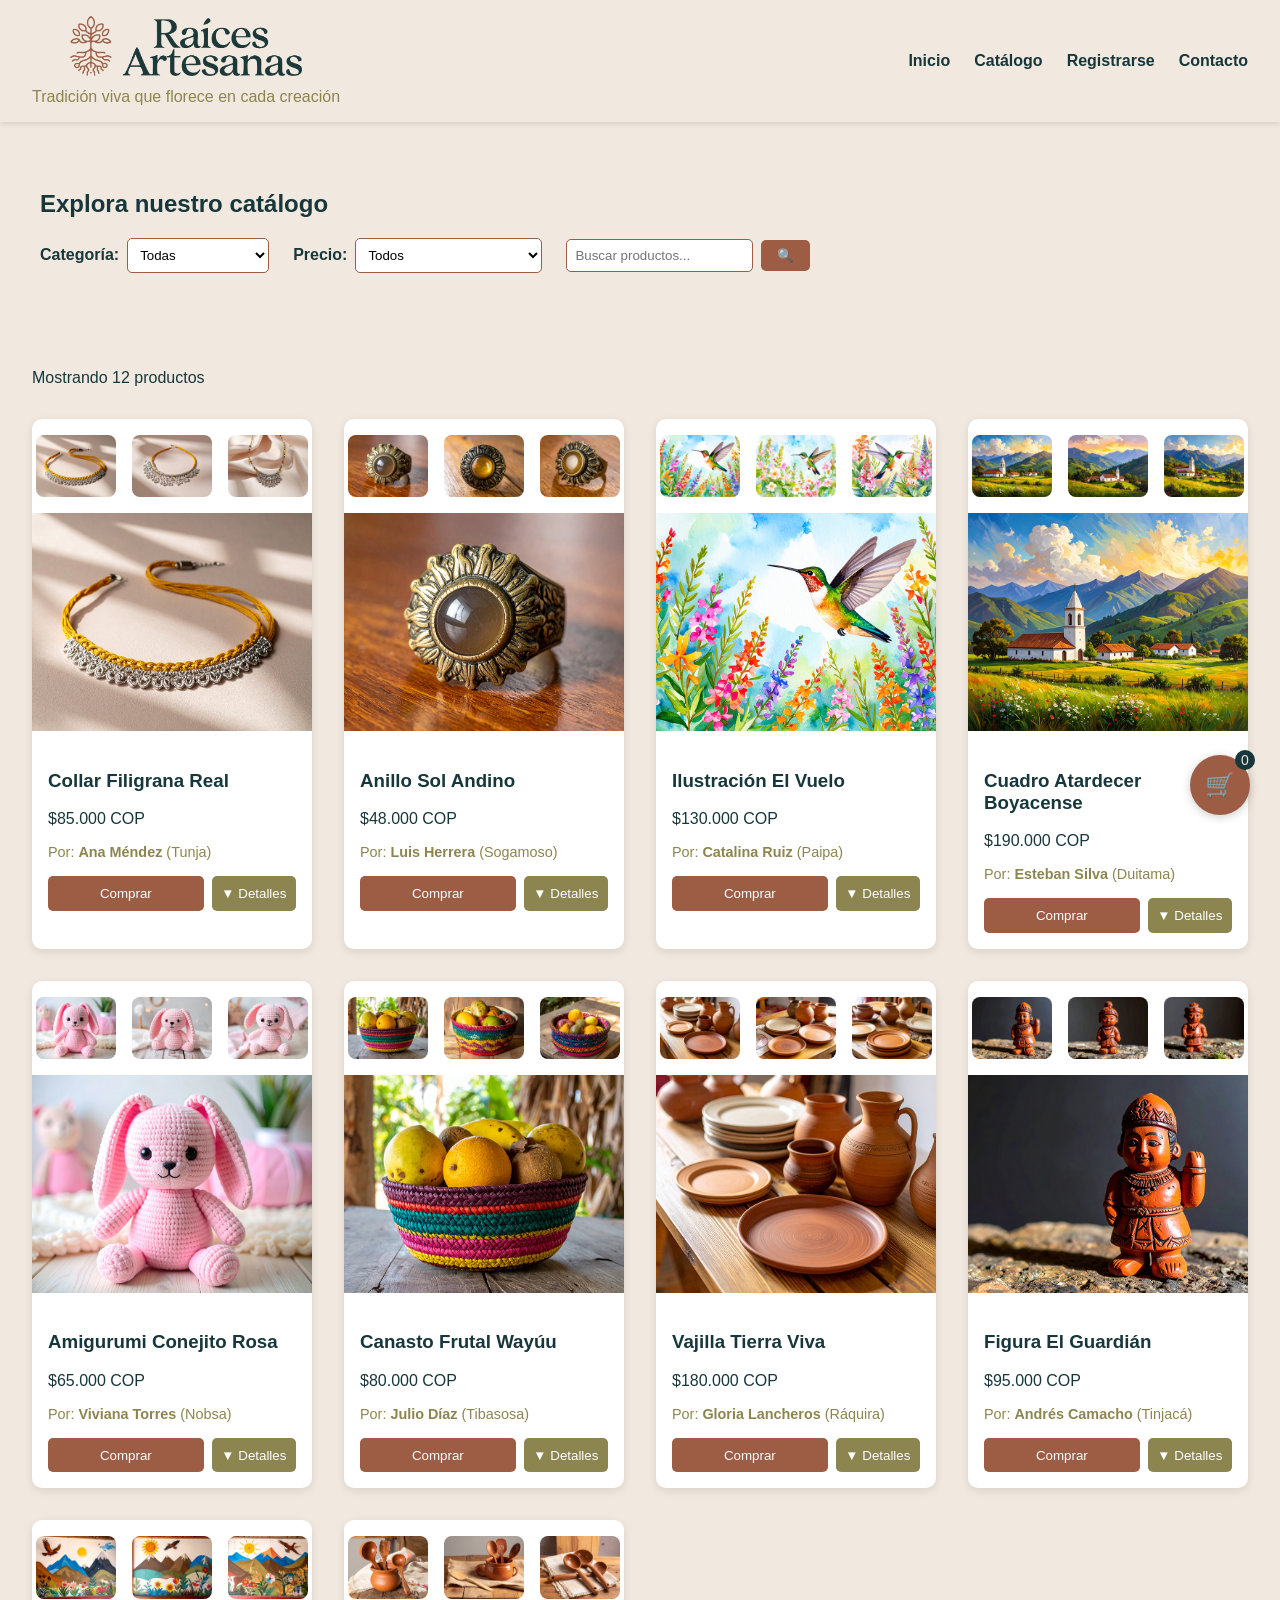
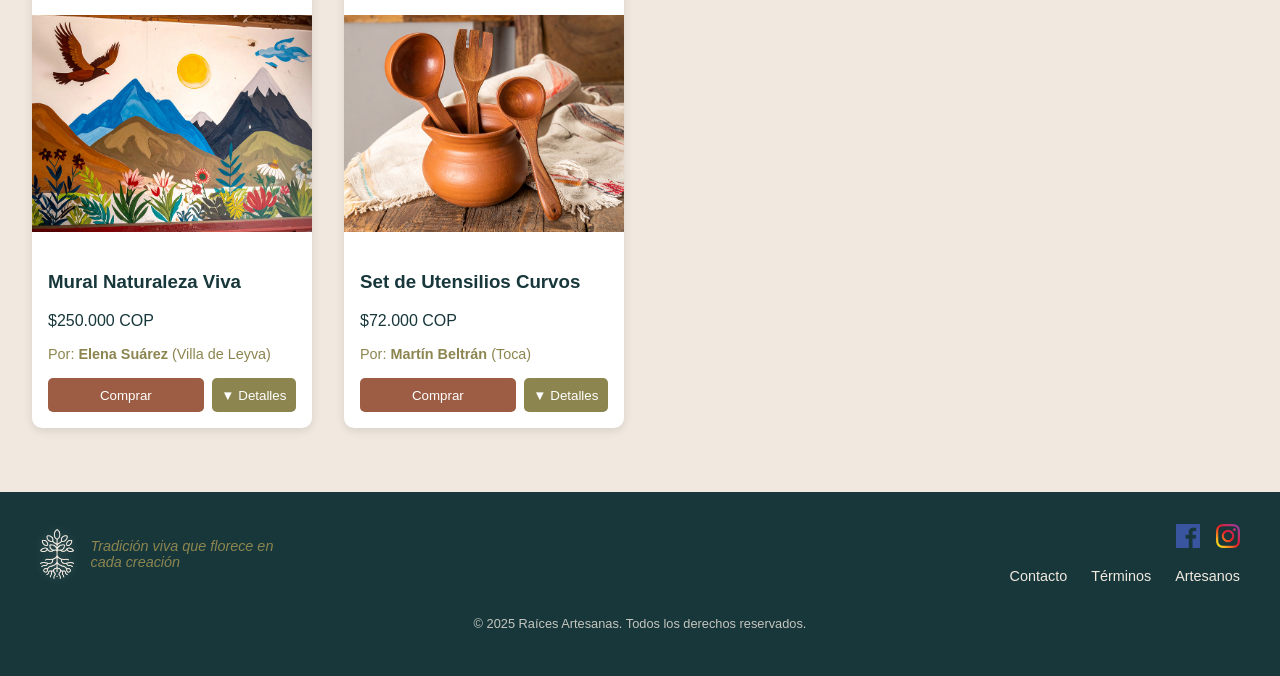
<file: pago.html>
<!DOCTYPE html>
<html lang="es">
<head>
    <meta charset="UTF-8">
    <meta name="viewport" content="width=device-width, initial-scale=1.0">
    <title>Proceso de Pago | Raíces Artesanas</title>
    <link rel="icon" href="logos/isologo verde.png" type="image/x-icon">
    <link rel="stylesheet" href="styles.css">
</head>
<body>
    <header id="header">
        <!-- Mismo header que otras páginas -->
    </header>

    <main id="contenido-pago">
        <h1>Finalizar Compra</h1>
        
        <section id="resumen-compra">
            <h2>Resumen de tu pedido</h2>
            <div id="items-resumen"></div>
            <div id="total-resumen">
                <p>Total: <span>$0</span> COP</p>
            </div>
        </section>

        <section id="datos-envio">
            <h2>Datos de envío</h2>
            <form id="formulario-envio">
                <div class="campo-formulario">
                    <label for="nombre">Nombre completo:</label>
                    <input type="text" id="nombre" required>
                </div>
                <div class="campo-formulario">
                    <label for="direccion">Dirección:</label>
                    <input type="text" id="direccion" required>
                </div>
                <div class="campo-formulario">
                    <label for="ciudad">Ciudad:</label>
                    <input type="text" id="ciudad" required>
                </div>
                <div class="campo-formulario">
                    <label for="telefono">Teléfono:</label>
                    <input type="tel" id="telefono" required>
                </div>
            </form>
        </section>

        <section id="metodo-pago">
            <h2>Método de pago</h2>
            <div id="contenedor-pse">
                <button id="boton-confirmar-pago" class="boton-cta">Pagar con PSE</button>
            </div>
        </section>
    </main>

    <!-- Footer: Redes sociales + Contacto -->
    <footer id="footer">
        <div id="contenedor-footer">
            <!-- Isologo (izquierda) -->
            <div id="footer-izquierda">
                <img src="logos/isotipo blanco.png" alt="Artesanos de Boyacá" id="isologo-footer">
                <p id="slogan-footer">Tradición viva que florece en cada creación</p>
            </div>

            <!-- Redes sociales y enlaces (derecha) -->
            <div id="footer-derecha">
                <div id="redes-sociales">
                    <a href="https://www.facebook.com/profile.php?id=61575829144129"><img src="img/face.png" alt="Facebook"></a>
                    <a href="https://www.instagram.com/raices_artesanas19/profilecard/?igsh=cTgwN2JtdXJlaGRp"><img src="img/instagram.png" alt="Instagram"></a>
                </div>
                <div id="enlaces-footer">
                    <a href="contacto.html" class="enlace-footer">Contacto</a>
                    <a href="terminos.html" class="enlace-footer">Términos</a>
                    <a href="artesanos.html" class="enlace-footer">Artesanos</a>
                </div>
            </div>
        </div>
        <p id="copyright">© 2025 Raíces Artesanas. Todos los derechos reservados.</p>
        
    </footer>

    <script src="pago.js"></script>
</body>
</html>
</file>
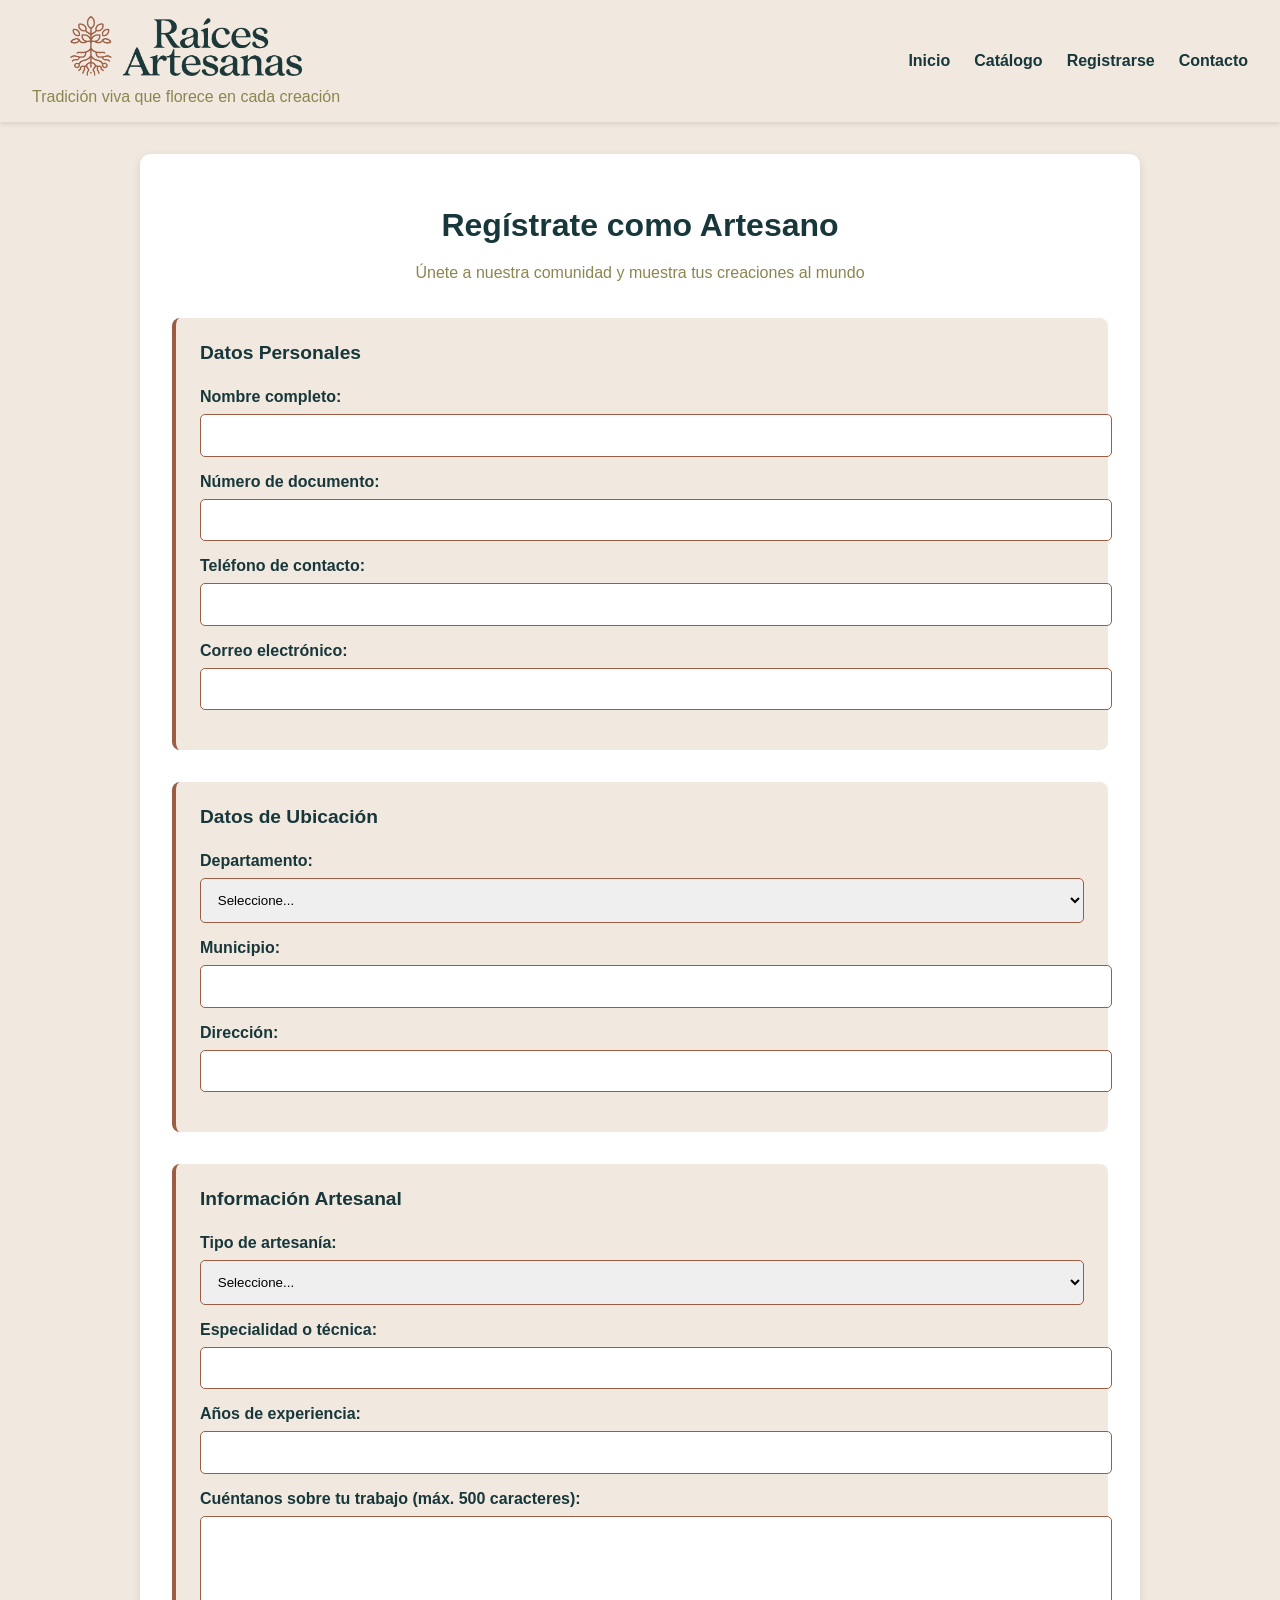
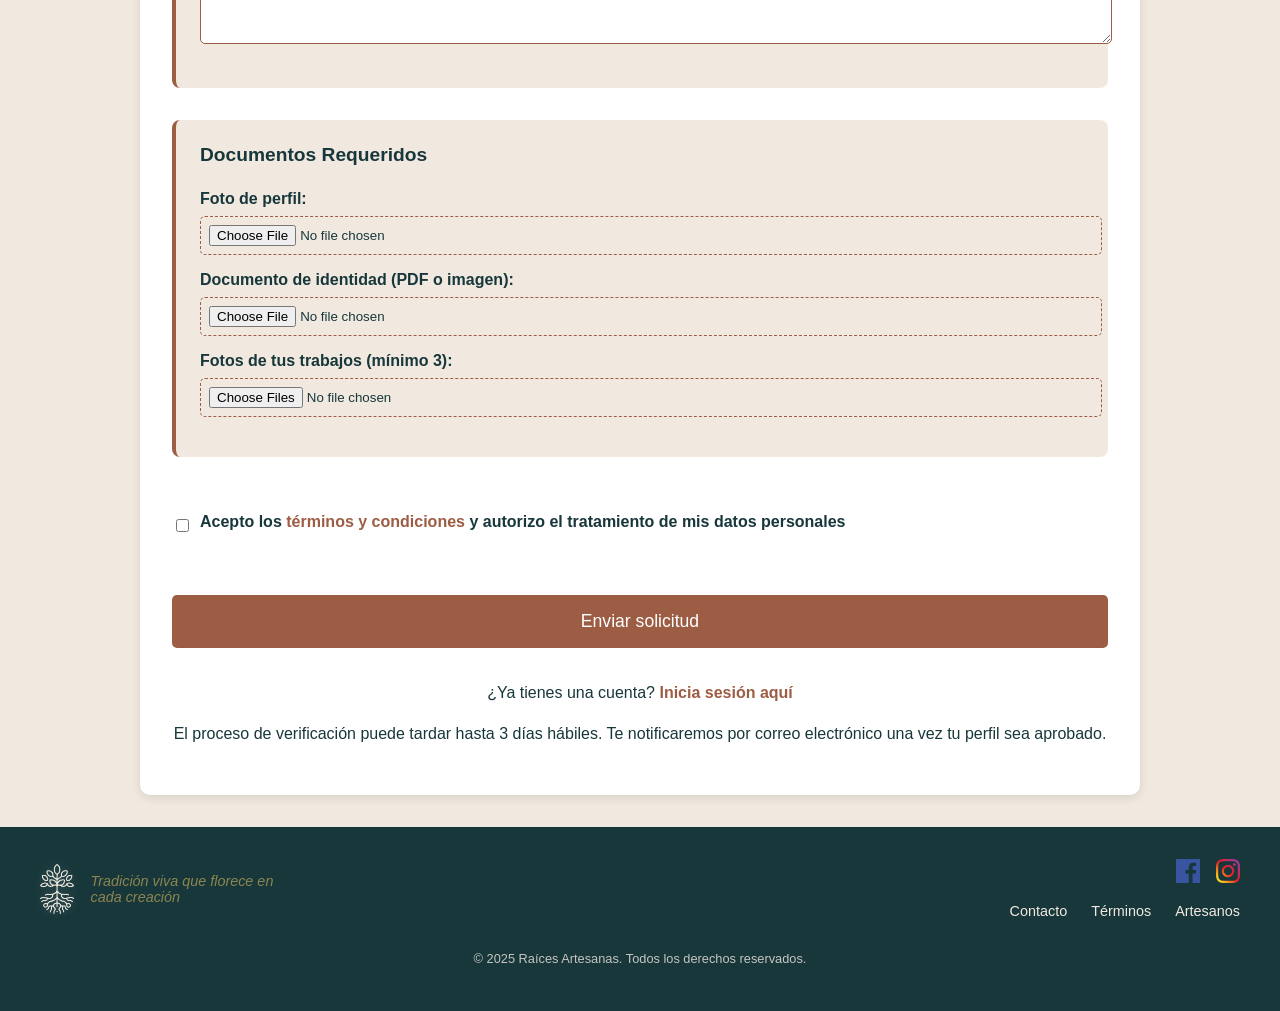
<file: registro.html>
<!DOCTYPE html>
<html lang="es">

<head>
    <meta charset="UTF-8">
    <meta name="viewport" content="width=device-width, initial-scale=1.0">
    <title>Registro Artesano | Raíces Artesanas</title>
    <link rel="icon" href="logos/isologo verde.png" type="image/x-icon">
    <link rel="stylesheet" href="styles.css">
</head>

<body>
    <!-- Header consistente con el resto del sitio -->
    <header id="header">
        <div id="logo">
            <a href="index.html"><img src="logos/isologo.png" alt="Inicio - Raíces Artesanas" id="logo-img"></a>
            <span id="slogan">Tradición viva que florece en cada creación</span>
        </div>
        <nav id="menu-principal">
            <ul id="lista-menu">
                <li><a href="index.html">Inicio</a></li>
                <li><a href="catalogo.html">Catálogo</a></li>
                <li><a href="registro.html" class="active">Registrarse</a></li>
                <li><a href="contacto.html">Contacto</a></li>
            </ul>
        </nav>
    </header>

    <!-- Contenido principal del registro -->
    <main id="contenido-registro">
        <div class="contenedor-registro">
            <h1>Regístrate como Artesano</h1>
            <p>Únete a nuestra comunidad y muestra tus creaciones al mundo</p>
            
            <form id="formulario-registro" class="formulario-artesano">
                <div class="seccion-formulario">
                    <h2>Datos Personales</h2>
                    <div class="campo-formulario">
                        <label for="nombre-completo">Nombre completo:</label>
                        <input type="text" id="nombre-completo" name="nombre-completo" required>
                    </div>
                    <div class="campo-formulario">
                        <label for="documento">Número de documento:</label>
                        <input type="text" id="documento" name="documento" required>
                    </div>
                    <div class="campo-formulario">
                        <label for="telefono">Teléfono de contacto:</label>
                        <input type="tel" id="telefono" name="telefono" required>
                    </div>
                    <div class="campo-formulario">
                        <label for="email">Correo electrónico:</label>
                        <input type="email" id="email" name="email" required>
                    </div>
                </div>
                
                <div class="seccion-formulario">
                    <h2>Datos de Ubicación</h2>
                    <div class="campo-formulario">
                        <label for="departamento">Departamento:</label>
                        <select id="departamento" name="departamento" required>
                            <option value="">Seleccione...</option>
                            <option value="boyaca">Boyacá</option>
                            <option value="otro">Otro departamento</option>
                        </select>
                    </div>
                    <div class="campo-formulario">
                        <label for="municipio">Municipio:</label>
                        <input type="text" id="municipio" name="municipio" required>
                    </div>
                    <div class="campo-formulario">
                        <label for="direccion">Dirección:</label>
                        <input type="text" id="direccion" name="direccion" required>
                    </div>
                </div>
                
                <div class="seccion-formulario">
                    <h2>Información Artesanal</h2>
                    <div class="campo-formulario">
                        <label for="tipo-artesania">Tipo de artesanía:</label>
                        <select id="tipo-artesania" name="tipo-artesania" required>
                            <option value="">Seleccione...</option>
                            <option value="joyeria">Joyería Artesanal</option>
                            <option value="tejidos">Tejidos</option>
                            <option value="ceramica">Cerámica</option>
                            <option value="pintura">Arte y Pintura</option>
                            <option value="otro">Otra</option>
                        </select>
                    </div>
                    <div class="campo-formulario">
                        <label for="especialidad">Especialidad o técnica:</label>
                        <input type="text" id="especialidad" name="especialidad" required>
                    </div>
                    <div class="campo-formulario">
                        <label for="experiencia">Años de experiencia:</label>
                        <input type="number" id="experiencia" name="experiencia" min="0" required>
                    </div>
                    <div class="campo-formulario">
                        <label for="historia">Cuéntanos sobre tu trabajo (máx. 500 caracteres):</label>
                        <textarea id="historia" name="historia" maxlength="500" rows="4"></textarea>
                    </div>
                </div>
                
                <div class="seccion-formulario">
                    <h2>Documentos Requeridos</h2>
                    <div class="campo-formulario">
                        <label for="foto-perfil">Foto de perfil:</label>
                        <input type="file" id="foto-perfil" name="foto-perfil" accept="image/*" required>
                    </div>
                    <div class="campo-formulario">
                        <label for="documento-identidad">Documento de identidad (PDF o imagen):</label>
                        <input type="file" id="documento-identidad" name="documento-identidad" accept=".pdf,.jpg,.jpeg,.png" required>
                    </div>
                    <div class="campo-formulario">
                        <label for="fotos-trabajo">Fotos de tus trabajos (mínimo 3):</label>
                        <input type="file" id="fotos-trabajo" name="fotos-trabajo" multiple accept="image/*" required>
                    </div>
                </div>
                
                <div class="campo-formulario terminos">
                    <input type="checkbox" id="terminos" name="terminos" required>
                    <label for="terminos">Acepto los <a href="#" class="enlace-terminos">términos y condiciones</a> y autorizo el tratamiento de mis datos personales</label>
                </div>
                
                <button type="submit" class="boton-cta">Enviar solicitud</button>
            </form>
            
            <div class="info-adicional">
                <p>¿Ya tienes una cuenta? <a href="#" class="enlace-login">Inicia sesión aquí</a></p>
                <p>El proceso de verificación puede tardar hasta 3 días hábiles. Te notificaremos por correo electrónico una vez tu perfil sea aprobado.</p>
            </div>
        </div>
    </main>

     <!-- Footer: Redes sociales + Contacto -->
     <footer id="footer">
        <div id="contenedor-footer">
            <!-- Isologo (izquierda) -->
            <div id="footer-izquierda">
                <img src="logos/isotipo blanco.png" alt="Artesanos de Boyacá" id="isologo-footer">
                <p id="slogan-footer">Tradición viva que florece en cada creación</p>
            </div>

            <!-- Redes sociales y enlaces (derecha) -->
            <div id="footer-derecha">
                <div id="redes-sociales">
                    <a href="https://www.facebook.com/profile.php?id=61575829144129"><img src="img/face.png" alt="Facebook"></a>
                    <a href="https://www.instagram.com/raices_artesanas19/profilecard/?igsh=cTgwN2JtdXJlaGRp"><img src="img/instagram.png" alt="Instagram"></a>
                </div>
                <div id="enlaces-footer">
                    <a href="contacto.html" class="enlace-footer">Contacto</a>
                    <a href="terminos.html" class="enlace-footer">Términos</a>
                    <a href="artesanos.html" class="enlace-footer">Artesanos</a>
                </div>
            </div>
        </div>
        <p id="copyright">© 2025 Raíces Artesanas. Todos los derechos reservados.</p>
        
    </footer>

    <!-- Scripts -->
    <script src="registro.js"></script>
</body>
</html>
</file>
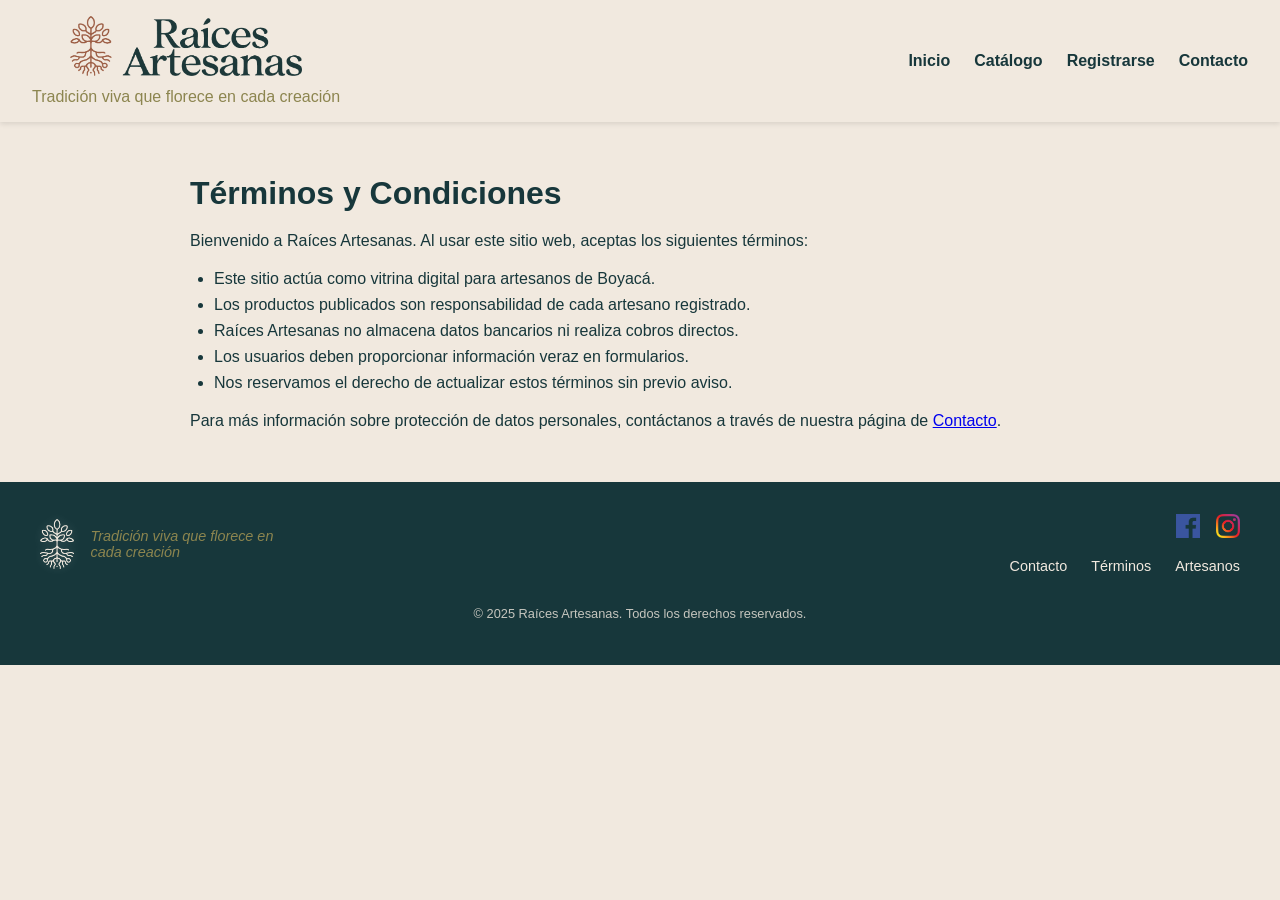
<file: terminos.html>
<!DOCTYPE html>
<html lang="es">
<head>
  <meta charset="UTF-8">
  <meta name="viewport" content="width=device-width, initial-scale=1.0">
  <title>Términos y Condiciones | Raíces Artesanas</title>
  <link rel="icon" href="logos/isologo verde.png" type="image/x-icon">
  <link rel="stylesheet" href="styles.css">
</head>
<body>
  <header id="header">
    <div id="logo">
      <a href="index.html"><img src="logos/isologo.png" alt="Inicio - Raíces Artesanas" id="logo-img"></a>
      <span id="slogan">Tradición viva que florece en cada creación</span>
    </div>
    <nav id="menu-principal">
      <ul id="lista-menu">
        <li><a href="index.html">Inicio</a></li>
        <li><a href="catalogo.html">Catálogo</a></li>
        <li><a href="registro.html">Registrarse</a></li>
        <li><a href="contacto.html">Contacto</a></li>
      </ul>
    </nav>
  </header>

  <main style="padding: 2rem; max-width: 900px; margin: auto;">
    <h1>Términos y Condiciones</h1>
    <p>Bienvenido a Raíces Artesanas. Al usar este sitio web, aceptas los siguientes términos:</p>
    <ul>
      <li>Este sitio actúa como vitrina digital para artesanos de Boyacá.</li>
      <li>Los productos publicados son responsabilidad de cada artesano registrado.</li>
      <li>Raíces Artesanas no almacena datos bancarios ni realiza cobros directos.</li>
      <li>Los usuarios deben proporcionar información veraz en formularios.</li>
      <li>Nos reservamos el derecho de actualizar estos términos sin previo aviso.</li>
    </ul>
    <p>Para más información sobre protección de datos personales, contáctanos a través de nuestra página de <a href="contacto.html">Contacto</a>.</p>
  </main>

   <!-- Footer: Redes sociales + Contacto -->
   <footer id="footer">
    <div id="contenedor-footer">
        <!-- Isologo (izquierda) -->
        <div id="footer-izquierda">
            <img src="logos/isotipo blanco.png" alt="Artesanos de Boyacá" id="isologo-footer">
            <p id="slogan-footer">Tradición viva que florece en cada creación</p>
        </div>

        <!-- Redes sociales y enlaces (derecha) -->
        <div id="footer-derecha">
            <div id="redes-sociales">
                <a href="https://www.facebook.com/profile.php?id=61575829144129"><img src="img/face.png" alt="Facebook"></a>
                <a href="https://www.instagram.com/raices_artesanas19/profilecard/?igsh=cTgwN2JtdXJlaGRp"><img src="img/instagram.png" alt="Instagram"></a>
            </div>
            <div id="enlaces-footer">
                <a href="contacto.html" class="enlace-footer">Contacto</a>
                <a href="terminos.html" class="enlace-footer">Términos</a>
                <a href="artesanos.html" class="enlace-footer">Artesanos</a>
            </div>
        </div>
    </div>
    <p id="copyright">© 2025 Raíces Artesanas. Todos los derechos reservados.</p>
    
</footer>
</body>
</html>
</file>
<file: styles.css>
/* Estilos Generales */
body {
    font-family: 'Arial', sans-serif;
    margin: 0;
    padding: 0;
    background-color: #F1E9DF; /* Fondo de página */
    color: #17373B; /* Color principal para textos */
}

/* Header: Logo + Menú */
#header {
    display: flex;
    justify-content: space-between;
    align-items: center;
    padding: 1rem 2rem;
    background-color: #F1E9DF;
    box-shadow: 0 2px 5px rgba(0, 0, 0, 0.1);
}

#logo-img {
    height: 60px; /* Ajusta según el tamaño de tu logo */
}

#menu-principal ul {
    display: flex;
    list-style: none;
    gap: 1.5rem;
}

#menu-principal a {
    text-decoration: none;
    color: #17373B;
    font-weight: 600;
    transition: color 0.3s;
}

#menu-principal a:hover {
    color: #9C5D44; /* Color de botones al hacer hover */
}

/* Hero Section (Banner principal) */
#hero {
    background: linear-gradient(rgba(23, 55, 59, 0.7), rgba(23, 55, 59, 0.7)), 
                url('img/hero-bg.jpg') no-repeat center/cover;
    height: 400px;
    display: flex;
    align-items: center;
    justify-content: center;
    text-align: center;
    color: white;
    padding: 0 1rem;
}

#titulo-hero {
    font-size: 2.5rem;
    margin-bottom: 1rem;
}

#texto-hero {
    font-size: 1.2rem;
    margin-bottom: 2rem;
}

#boton-cta {
    background-color: #9C5D44; /* Color de botones principales */
    color: white;
    border: none;
    padding: 0.8rem 1.5rem;
    font-size: 1rem;
    border-radius: 5px;
    cursor: pointer;
    transition: background-color 0.3s;
}

#boton-cta:hover {
    background-color: #8C854F; /* Color de detalles decorativos */
}

/* Sección de Categorías */
#categorias {
    padding: 3rem 2rem;
    text-align: center;
}

#titulo-categorias {
    color: #17373B;
    margin-bottom: 2rem;
}

#contenedor-categorias {
    display: flex;
    justify-content: center;
    gap: 2rem;
    flex-wrap: wrap;
}

.categoria {
    background-color: white;
    padding: 1.5rem;
    border-radius: 10px;
    width: 200px;
    box-shadow: 0 3px 10px rgba(0, 0, 0, 0.1);
    transition: transform 0.3s;
}

.categoria:hover {
    transform: translateY(-10px);
}

.categoria h3 {
    color: #8C854F; /* Color para categorías */
    margin-top: 1rem;
}

.img-categoria {
    width: 100%;
    height: 120px;
    object-fit: cover;
    border-radius: 8px;
}

/* Productos Destacados */
#productos-destacados {
    padding: 3rem 2rem;
    background-color: white;
}

#titulo-productos {
    text-align: center;
    color: #17373B;
    margin-bottom: 2rem;
}

#contenedor-productos {
    display: flex;
    justify-content: center;
    gap: 2rem;
    flex-wrap: wrap;
}

.producto {
    background-color: #F1E9DF;
    padding: 1.5rem;
    border-radius: 10px;
    width: 250px;
    text-align: center;
    box-shadow: 0 3px 10px rgba(0, 0, 0, 0.1);
}

.img-producto {
    width: 100%;
    height: 180px;
    object-fit: cover;
    border-radius: 8px;
}

.nombre-producto {
    color: #17373B;
    margin: 1rem 0 0.5rem;
}

.precio-producto {
    color: #9C5D44;
    font-weight: bold;
    font-size: 1.1rem;
}

.boton-ver {
    background-color: #9C5D44;
    color: white;
    border: none;
    padding: 0.5rem 1rem;
    margin-top: 1rem;
    border-radius: 5px;
    cursor: pointer;
    transition: background-color 0.3s;
}

.boton-ver:hover {
    background-color: #8C854F;
}

/* Estilos para el footer */
#footer {
    background-color: #17373B; /* Color oscuro de tu paleta */
    color: #F1E9DF; /* Color claro para contraste */
    padding: 2rem;
}

#contenedor-footer {
    display: flex;
    justify-content: space-between;
    align-items: center;
    flex-wrap: wrap;
    gap: 2rem;
    max-width: 1200px;
    margin: 0 auto;
}

/* Isologo izquierda */
#footer-izquierda {
    display: flex;
    align-items: center;
    gap: 1rem;
}

#isologo-footer {
    height: 60px; /* Ajusta según el tamaño de tu isologo */
    width: auto;
}

#slogan-footer {
    font-style: italic;
    color: #8C854F; /* Color decorativo */
    margin: 0;
    font-size: 0.9rem;
    max-width: 200px;
}

/* Redes y enlaces derecha */
#footer-derecha {
    display: flex;
    flex-direction: column;
    align-items: flex-end;
    gap: 1rem;
}

#redes-sociales {
    display: flex;
    gap: 1rem;
}

#redes-sociales img {
    width: 24px;
    height: 24px;
    transition: transform 0.3s;
}

#redes-sociales img:hover {
    transform: scale(1.1);
}

#enlaces-footer {
    display: flex;
    gap: 1.5rem;
}

.enlace-footer {
    color: #F1E9DF;
    text-decoration: none;
    font-size: 0.9rem;
}

.enlace-footer:hover {
    color: #9C5D44; /* Color de botones */
}

#copyright {
    text-align: center;
    margin-top: 2rem;
    font-size: 0.8rem;
    color: #F1E9DF;
    opacity: 0.8;
}
/* Estilos para categorías */
.categoria {
    background-color: white;
    border-radius: 10px;
    overflow: hidden;
    box-shadow: 0 3px 10px rgba(0, 0, 0, 0.1);
    transition: transform 0.3s;
    display: flex;
    flex-direction: column;
}

.contenido-categoria {
    padding: 0 1rem 1rem;
    flex-grow: 1; /* Para que el botón quede abajo */
    display: flex;
    flex-direction: column;
}

.boton-ver-mas {
    background-color: #9C5D44; /* Color principal de botones */
    color: white;
    border: none;
    padding: 0.5rem 1rem;
    margin-top: auto; /* Empuja el botón hacia abajo */
    border-radius: 5px;
    cursor: pointer;
    align-self: flex-start; /* Alinea a la izquierda */
    transition: background-color 0.3s;
}

.boton-ver-mas:hover {
    background-color: #8C854F; /* Color decorativo al hover */
}
/* Añade esto a tu styles.css */
#logo {
    text-align: center; /* Para centrar logo + slogan */
}

#logo-img {
    max-height: 80px; /* Controla el tamaño del logo */
    width: auto;
}

#slogan {
    display: block; /* Para que el slogan quede debajo */
    margin-top: 0.5rem;
    color: #8C854F; /* Color de tu paleta */
}
/* Para el isologo en footer */
#isologo-footer {
    height: 50px;
    filter: drop-shadow(0 0 5px rgba(255, 255, 255, 0.2));
}

/* Estilos para la página de catálogo */
#filtros {
    background-color: #F1E9DF;
    padding: 2rem;
    margin: 1rem auto;
    border-radius: 10px;
    max-width: 1200px;
}

#contenedor-filtros {
    display: flex;
    gap: 1.5rem;
    flex-wrap: wrap;
    align-items: center;
}

.filtro-grupo {
    display: flex;
    align-items: center;
    gap: 0.5rem;
}

.filtro-grupo label {
    font-weight: 600;
    color: #17373B;
}

.filtro-grupo select, 
.filtro-grupo input {
    padding: 0.5rem;
    border: 1px solid #9C5D44;
    border-radius: 5px;
    background-color: white;
}

#boton-buscar {
    background-color: #9C5D44;
    color: white;
    border: none;
    padding: 0.5rem 1rem;
    border-radius: 5px;
    cursor: pointer;
}

#catalogo {
    padding: 2rem;
}

#contenedor-catalogo {
    display: grid;
    grid-template-columns: repeat(auto-fill, minmax(250px, 1fr));
    gap: 2rem;
    margin: 2rem 0;
}

.producto-catalogo {
    background: white;
    border-radius: 10px;
    overflow: hidden;
    box-shadow: 0 3px 10px rgba(0, 0, 0, 0.1);
    transition: transform 0.3s;
}

.producto-catalogo:hover {
    transform: translateY(-5px);
}

.info-producto {
    padding: 1rem;
}

.artesano {
    font-size: 0.9rem;
    color: #8C854F;
    margin: 0.5rem 0;
}

.artesano span {
    font-weight: 600;
}

#paginacion {
    display: flex;
    justify-content: center;
    gap: 0.5rem;
    margin-top: 2rem;
}

.boton-pagina {
    background-color: #F1E9DF;
    border: none;
    padding: 0.5rem 1rem;
    border-radius: 5px;
    cursor: pointer;
}

.boton-pagina:hover, 
.pagina-activa {
    background-color: #9C5D44;
    color: white;
}
/* Añade esto a tu styles.css */
.boton-cta {
    display: inline-block; /* Para que funcione como botón */
    background-color: #9C5D44;
    color: white;
    border: none;
    padding: 0.8rem 1.5rem;
    font-size: 1rem;
    border-radius: 5px;
    cursor: pointer;
    text-decoration: none; /* Quita el subrayado de enlace */
    transition: background-color 0.3s;
}

.boton-cta:hover {
    background-color: #8C854F;
}
/* Estilos para botones de producto */
.botones-accion {
    display: flex;
    gap: 0.5rem;
    margin-top: 1rem;
}

.boton-comprar {
    background-color: #9C5D44; /* Color principal */
    color: white;
    border: none;
    padding: 0.6rem 1rem;
    border-radius: 5px;
    cursor: pointer;
    flex-grow: 1;
    transition: background-color 0.3s;
}

.boton-comprar:hover {
    background-color: #7a4a35; /* Tonos más oscuros para interacción */
}

.boton-detalles {
    background-color: #8C854F; /* Color decorativo */
    color: white;
    border: none;
    padding: 0.6rem;
    border-radius: 5px;
    cursor: pointer;
    transition: all 0.3s;
}

.boton-detalles:hover {
    background-color: #6e683d;
}

.detalles-producto {
    padding: 0.8rem;
    margin-top: 0.8rem;
    background-color: #F1E9DF;
    border-radius: 5px;
    font-size: 0.9rem;
    color: #17373B;
    border-left: 3px solid #9C5D44;
}

.detalles-producto p {
    margin: 0.3rem 0;
}
/* Estilos para la galería de imágenes */
.galeria-imagenes {
    display: flex;
    gap: 1rem;
    margin-bottom: 1rem;
}

.img-producto {
    width: 100%;
    height: auto;
    transition: transform 0.3s ease; /* Suaviza la transición de la imagen */
    cursor: pointer;
    object-fit: cover;
}

.img-producto:hover {
    transform: scale(1.1); /* Agranda la imagen al pasar el cursor */
}

/* Otros estilos existentes */
.botones-accion {
    display: flex;
    gap: 0.5rem;
    margin-top: 1rem;
}

.boton-comprar {
    background-color: #9C5D44; /* Color principal */
    color: white;
    border: none;
    padding: 0.6rem 1rem;
    border-radius: 5px;
    cursor: pointer;
    flex-grow: 1;
    transition: background-color 0.3s;
}

.boton-comprar:hover {
    background-color: #7a4a35;
}

.boton-detalles {
    background-color: #8C854F; /* Color decorativo */
    color: white;
    border: none;
    padding: 0.6rem;
    border-radius: 5px;
    cursor: pointer;
    transition: all 0.3s;
}

.boton-detalles:hover {
    background-color: #6e683d;
}

.detalles-producto {
    padding: 0.8rem;
    margin-top: 0.8rem;
    background-color: #F1E9DF;
    border-radius: 5px;
    font-size: 0.9rem;
    color: #17373B;
    border-left: 3px solid #9C5D44;
}

.detalles-producto p {
    margin: 0.3rem 0;
}

/* Estilo para la imagen principal */
.imagen-principal {
    margin-top: 1rem;
    text-align: center;
}

#imagen-principal-producto {
    max-width: 100%;
    height: auto;
    transition: transform 0.3s ease-in-out;
}

/* Agrandado de la imagen principal al pasar el cursor */
#imagen-principal-producto:hover {
    transform: scale(1.1);
}

/* Estilo para las imágenes de la galería */
.galeria-imagenes {
    display: flex;
    gap: 1rem;
    justify-content: center;
    margin-top: 1rem;
}

.galeria-imagenes .img-producto {
    max-width: 80px;
    cursor: pointer;
    transition: transform 0.3s ease-in-out;
}

/* Agrandado de las imágenes de la galería al pasar el cursor */
.galeria-imagenes .img-producto:hover {
    transform: scale(1.1);
}
/* Estilos para el botón flotante */
.scroll-to-top-btn {
    position: fixed;
    bottom: 30px;
    right: 30px;
    background-color: #9C5D44;
    color: white;
    border: none;
    border-radius: 50%;
    width: 50px;
    height: 50px;
    font-size: 1.5rem;
    display: flex;
    justify-content: center;
    align-items: center;
    box-shadow: 0 4px 6px rgba(0, 0, 0, 0.1);
    cursor: pointer;
    transition: transform 0.3s ease-in-out, background-color 0.3s;
}

.scroll-to-top-btn:hover {
    transform: scale(1.1) translateY(-5px);
    background-color: #7a4a35;
}

.scroll-to-top-btn.hidden {
    opacity: 0;
    pointer-events: none;
}

.scroll-to-top-btn.visible {
    opacity: 1;
}

/* Estilos para el carrito - Paleta de Raíces Artesanas */
#icono-carrito {
    position: fixed;
    bottom: 85px;
    right: 30px;
    background-color: #9C5D44; /* Color principal de botones */
    color: #F1E9DF; /* Color de fondo de página para contraste */
    border-radius: 50%;
    width: 60px;
    height: 60px;
    text-align: center;
    line-height: 60px;
    font-size: 24px;
    cursor: pointer;
    box-shadow: 0 2px 10px rgba(0,0,0,0.2);
    z-index: 1000;
    display: flex;
    align-items: center;
    justify-content: center;
    transition: all 0.3s ease;
}

#icono-carrito:hover {
    background-color: #8C854F; /* Color decorativo para hover */
    transform: scale(1.05);
}

#icono-carrito span {
    font-size: 14px;
    background: #17373B; /* Color para títulos (contraste con el botón) */
    color: #F1E9DF;
    border-radius: 50%;
    width: 20px;
    height: 20px;
    position: absolute;
    top: -5px;
    right: -5px;
    display: flex;
    align-items: center;
    justify-content: center;
}

.modal {
    display: none;
    position: fixed;
    z-index: 1001;
    left: 0;
    top: 0;
    width: 100%;
    height: 100%;
    background-color: rgba(23, 55, 59, 0.7); /* 17373B con transparencia */
}

.modal-contenido {
    background-color: #F1E9DF; /* Fondo de página */
    margin: 5% auto;
    padding: 25px;
    border: 2px solid #8C854F; /* Borde decorativo */
    width: 80%;
    max-width: 600px;
    border-radius: 8px;
    position: relative;
    box-shadow: 0 4px 20px rgba(0,0,0,0.15);
}

.modal-contenido h2 {
    color: #17373B; /* Color para títulos */
    margin-bottom: 20px;
    border-bottom: 1px solid #8C854F;
    padding-bottom: 10px;
}

.cerrar-modal {
    position: absolute;
    right: 15px;
    top: 10px;
    font-size: 28px;
    font-weight: bold;
    cursor: pointer;
    color: #9C5D44; /* Color principal */
    transition: color 0.2s;
}

.cerrar-modal:hover {
    color: #17373B; /* Color más oscuro al hover */
}

.item-carrito {
    display: flex;
    align-items: center;
    margin-bottom: 15px;
    padding-bottom: 15px;
    border-bottom: 1px solid #8C854F; /* Borde decorativo */
}

.item-carrito img {
    width: 60px;
    height: 60px;
    object-fit: cover;
    margin-right: 15px;
    border-radius: 4px;
    border: 1px solid #9C5D44;
}

.item-carrito div {
    flex-grow: 1;
}

.item-carrito h4 {
    color: #17373B;
    margin-bottom: 5px;
}

.item-carrito p {
    color: #9C5D44;
    font-size: 14px;
}

.eliminar-item {
    background: none;
    border: none;
    font-size: 18px;
    cursor: pointer;
    color: #9C5D44;
    transition: color 0.2s;
}

.eliminar-item:hover {
    color: #17373B;
}

#total-carrito {
    text-align: right;
    font-weight: bold;
    font-size: 18px;
    margin: 25px 0 15px;
    color: #17373B;
}

#total-carrito span {
    color: #9C5D44;
}

#boton-pagar {
    background-color: #9C5D44;
    color: #F1E9DF;
    border: none;
    padding: 12px 25px;
    font-size: 16px;
    border-radius: 4px;
    cursor: pointer;
    width: 100%;
    transition: background-color 0.3s;
}

#boton-pagar:hover {
    background-color: #8C854F;
}

.notificacion-carrito {
    position: fixed;
    bottom: 100px;
    right: 30px;
    background-color: #9C5D44;
    color: #F1E9DF;
    padding: 15px 20px;
    border-radius: 4px;
    z-index: 1000;
    animation: fadeIn 0.3s, fadeOut 0.3s 1.7s;
    box-shadow: 0 3px 10px rgba(0,0,0,0.2);
    font-weight: bold;
}

@keyframes fadeIn {
    from { opacity: 0; transform: translateY(20px); }
    to { opacity: 1; transform: translateY(0); }
}

@keyframes fadeOut {
    from { opacity: 1; }
    to { opacity: 0; }
}

/* Estilos responsivos */
@media (max-width: 768px) {
    .modal-contenido {
        width: 90%;
        margin: 10% auto;
        padding: 15px;
    }
    
    #icono-carrito {
        width: 50px;
        height: 50px;
        font-size: 20px;
        bottom: 20px;
        right: 20px;
    }
}
/* Notificaciones */
.notificacion {
    position: fixed;
    bottom: 20px;
    right: 20px;
    padding: 15px 25px;
    border-radius: 5px;
    color: white;
    transform: translateY(100px);
    opacity: 0;
    transition: all 0.3s ease;
    z-index: 10000;
}

.notificacion.mostrar {
    transform: translateY(0);
    opacity: 1;
}

.notificacion.error {
    background-color: #e74c3c;
}

.notificacion.info {
    background-color: #3498db;
}

.notificacion.success {
    background-color: #2ecc71;
}

/* Animación para añadir al carrito */
@keyframes añadirAlCarrito {
    0% { transform: scale(1); }
    50% { transform: scale(1.2); }
    100% { transform: scale(1); }
}

.añadiendo-al-carrito {
    animation: añadirAlCarrito 0.5s ease;
}

/* Estilos para página de pago */
#contenido-pago {
    max-width: 800px;
    margin: 2rem auto;
    padding: 0 1rem;
}

#resumen-compra, #datos-envio, #metodo-pago {
    background: white;
    padding: 1.5rem;
    border-radius: 8px;
    margin-bottom: 1.5rem;
    box-shadow: 0 2px 5px rgba(0,0,0,0.1);
}

.campo-formulario {
    margin-bottom: 1rem;
}

.campo-formulario label {
    display: block;
    margin-bottom: 0.5rem;
    font-weight: 600;
}

.campo-formulario input {
    width: 100%;
    padding: 0.5rem;
    border: 1px solid #ddd;
    border-radius: 4px;
}

.item-resumen {
    display: flex;
    justify-content: space-between;
    margin-bottom: 0.5rem;
    padding-bottom: 0.5rem;
    border-bottom: 1px solid #eee;
}

#boton-confirmar-pago {
    width: 100%;
    padding: 1rem;
    font-size: 1.1rem;
}

/* Estilos para página de registro */
#contenido-registro {
    padding: 2rem;
    max-width: 1000px;
    margin: 0 auto;
}

.contenedor-registro {
    background: white;
    padding: 2rem;
    border-radius: 10px;
    box-shadow: 0 3px 10px rgba(0,0,0,0.1);
}

.contenedor-registro h1 {
    color: #17373B;
    text-align: center;
    margin-bottom: 0.5rem;
}

.contenedor-registro > p {
    text-align: center;
    color: #8C854F;
    margin-bottom: 2rem;
}

.formulario-artesano {
    display: flex;
    flex-direction: column;
    gap: 2rem;
}

.seccion-formulario {
    background: #F1E9DF;
    padding: 1.5rem;
    border-radius: 8px;
    border-left: 4px solid #9C5D44;
}

.seccion-formulario h2 {
    color: #17373B;
    margin-top: 0;
    margin-bottom: 1.5rem;
    font-size: 1.2rem;
}

.campo-formulario {
    margin-bottom: 1rem;
}

.campo-formulario label {
    display: block;
    margin-bottom: 0.5rem;
    font-weight: 600;
    color: #17373B;
}

.campo-formulario input,
.campo-formulario select,
.campo-formulario textarea {
    width: 100%;
    padding: 0.8rem;
    border: 1px solid #9C5D44;
    border-radius: 5px;
    font-family: 'Arial', sans-serif;
}

.campo-formulario textarea {
    resize: vertical;
    min-height: 100px;
}

.campo-formulario input[type="file"] {
    padding: 0.5rem;
    border: 1px dashed #9C5D44;
}

.terminos {
    display: flex;
    align-items: center;
    gap: 0.5rem;
    margin: 1.5rem 0;
}

.terminos input {
    width: auto;
}

.enlace-terminos {
    color: #9C5D44;
    text-decoration: none;
    font-weight: 600;
}

.enlace-terminos:hover {
    text-decoration: underline;
}

.boton-cta {
    background-color: #9C5D44;
    color: white;
    border: none;
    padding: 1rem;
    font-size: 1.1rem;
    border-radius: 5px;
    cursor: pointer;
    transition: background-color 0.3s;
    width: 100%;
}

.boton-cta:hover {
    background-color: #8C854F;
}

.info-adicional {
    text-align: center;
    margin-top: 2rem;
    color: #17373B;
}

.enlace-login {
    color: #9C5D44;
    text-decoration: none;
    font-weight: 600;
}

.enlace-login:hover {
    text-decoration: underline;
}

/* Estilos para campos inválidos */
.campo-invalido {
    color: #e74c3c !important;
    border-color: #e74c3c !important;
}

.campo-invalido input,
.campo-invalido select,
.campo-invalido textarea {
    border-color: #e74c3c !important;
}

/* Responsive */
@media (max-width: 768px) {
    #contenido-registro {
        padding: 1rem;
    }
    
    .contenedor-registro {
        padding: 1rem;
    }
    
    .seccion-formulario {
        padding: 1rem;
    }
}
/* estilos responsive */
@media (max-width: 480px) {
    /* Header: apilar logo y menú */
    #header {
        flex-direction: column;
        align-items: center;
        gap: 1rem;
        padding: 1rem;
    }

    #menu-principal ul {
        flex-direction: column;
        gap: 1rem;
        padding: 0;
    }

    /* Hero */
    #titulo-hero {
        font-size: 1.8rem;
    }

    #texto-hero {
        font-size: 1rem;
    }

    /* Tarjetas de categoría y producto */
    .categoria, .producto {
        width: 100%;
        max-width: 100%;
    }

    .img-producto {
        height: auto;
    }

    /* Footer */
    #contenedor-footer {
        flex-direction: column;
        text-align: center;
        gap: 1.5rem;
    }

    #footer-derecha {
        align-items: center;
    }

    /* Formulario de registro y pago */
    #contenido-registro,
    #contenido-pago {
        padding: 1rem;
    }

    .contenedor-registro,
    .seccion-formulario {
        padding: 1rem;
    }
}

/* ====== Estilos para página de contacto, términos y artesanos ====== */

/* Contenedor principal */
main {
    max-width: 1000px;
    margin: 2rem auto;
    padding: 0 1rem;
    color: #17373B;
}

/* Títulos principales */
main h1 {
    font-size: 2rem;
    color: #17373B;
    margin-bottom: 1rem;
}

/* Párrafos generales */
main p {
    font-size: 1rem;
    line-height: 1.6;
    color: #17373B;
}

/* Secciones internas */
main section {
    background: white;
    padding: 1.5rem;
    border-radius: 10px;
    box-shadow: 0 2px 10px rgba(0,0,0,0.05);
}

/* Campos del formulario de contacto */
#formulario-contacto .campo-formulario {
    margin-bottom: 1rem;
}

#formulario-contacto label {
    display: block;
    margin-bottom: 0.5rem;
    font-weight: 600;
    color: #17373B;
}

#formulario-contacto input,
#formulario-contacto textarea {
    width: 100%;
    padding: 0.8rem;
    border: 1px solid #9C5D44;
    border-radius: 5px;
    background-color: white;
    font-family: 'Arial', sans-serif;
    font-size: 1rem;
    color: #17373B;
}

#formulario-contacto textarea {
    resize: vertical;
    min-height: 120px;
}

/* Respuesta después de enviar */
#respuesta-contacto {
    font-weight: bold;
}

/* Lista de términos */
main ul {
    padding-left: 1.5rem;
    margin-top: 1rem;
}

main ul li {
    margin-bottom: 0.5rem;
}

/* Estilo para artículos de artesanos */
main article h3 {
    margin-bottom: 0.2rem;
    color: #8C854F;
}

main article p {
    margin: 0 0 1rem;
}
 /* headr apilar */
@media (max-width: 480px) {
    #header {
        flex-direction: column;
        align-items: center;
        gap: 1rem;
        padding: 1rem;
        text-align: center;
    }

    #menu-principal ul {
        flex-direction: column;
        align-items: center;
        gap: 1rem;
        padding: 0;
        margin: 0;
    }

    #menu-principal li {
        width: 100%;
    }

    #menu-principal a {
        display: block;
        width: 100%;
        padding: 0.5rem 0;
    }
}
</file>
